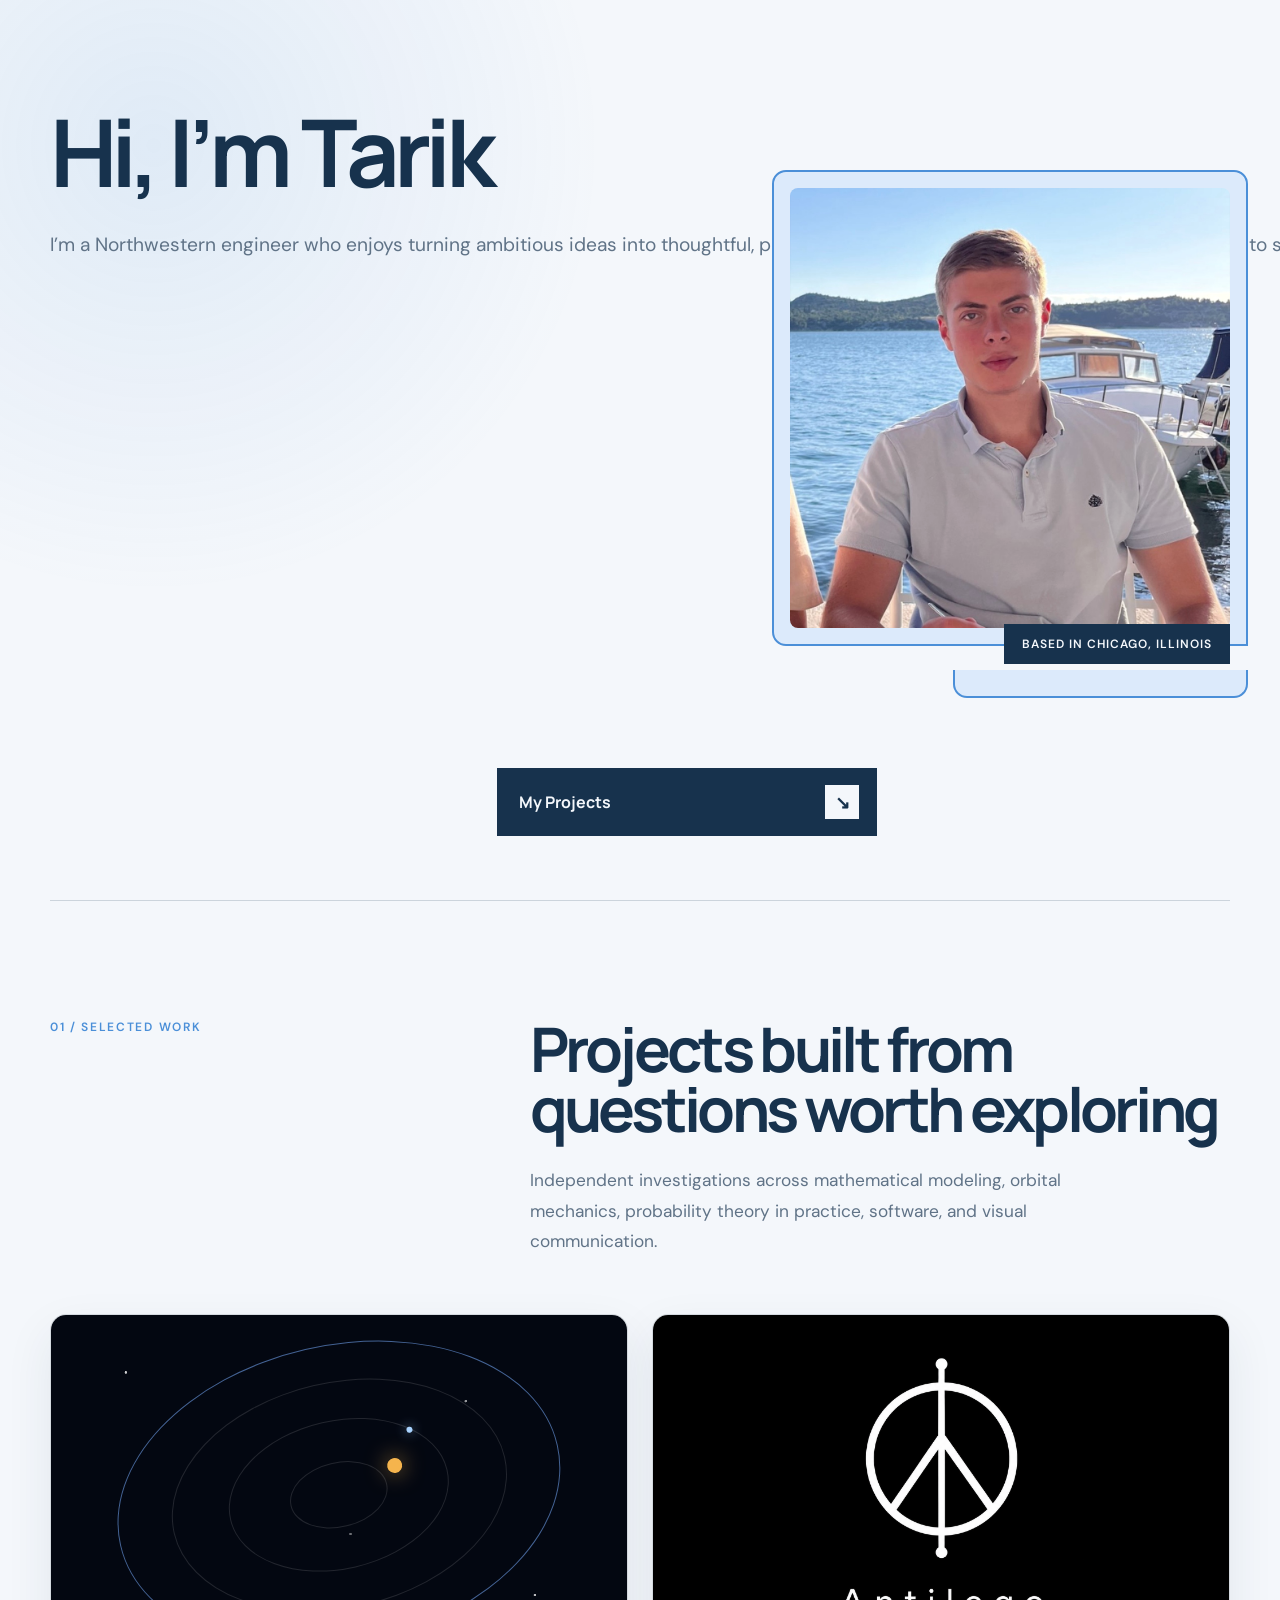
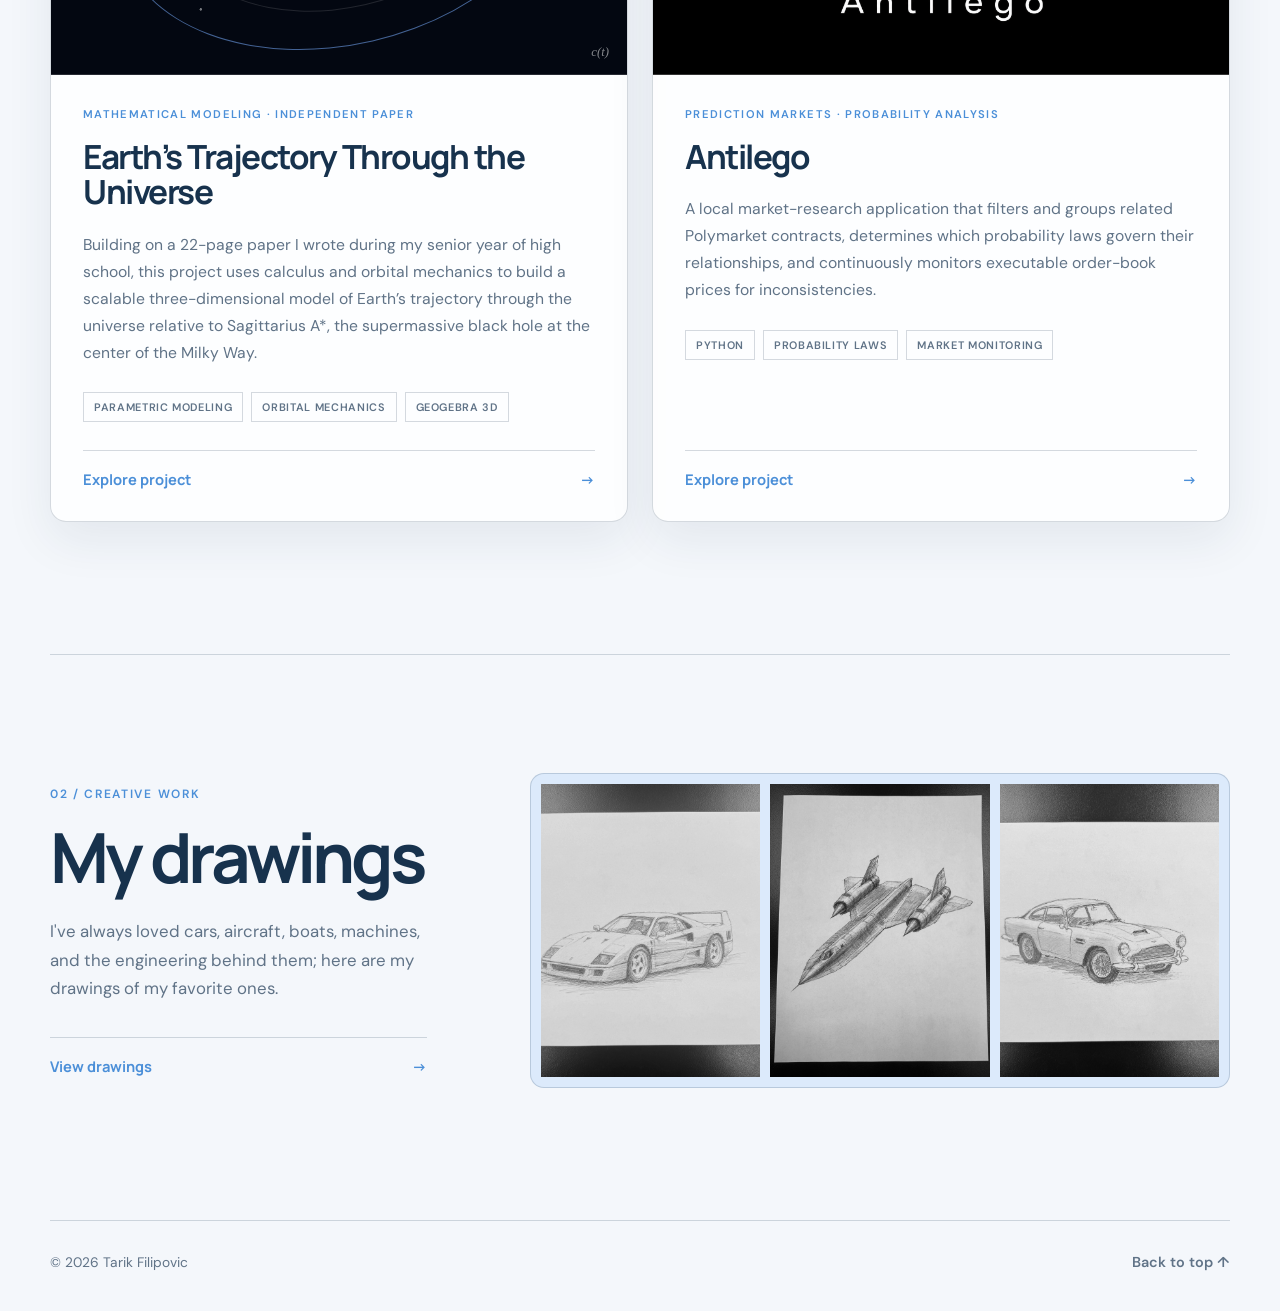
<file: index.html>
<!doctype html>
<html lang="en">
  <head>
    <meta charset="UTF-8" />
    <meta name="viewport" content="width=device-width, initial-scale=1.0" />
    <meta
      name="description"
      content="The personal portfolio of Tarik Filipovic—engineer, builder, and problem solver."
    />
    <title>Tarik Filipovic | Engineer &amp; Builder</title>
    <link rel="preconnect" href="https://fonts.googleapis.com" />
    <link rel="preconnect" href="https://fonts.gstatic.com" crossorigin />
    <link
      href="https://fonts.googleapis.com/css2?family=DM+Sans:wght@400;500;600&amp;family=Manrope:wght@600;700;800&amp;display=swap"
      rel="stylesheet"
    />
    <link rel="stylesheet" href="styles.css" />
  </head>
  <body>
    <main id="top">
      <section class="hero" id="about" aria-labelledby="hero-title">
        <div class="portrait-wrap">
          <div class="portrait-accent" aria-hidden="true"></div>
          <img
            class="portrait"
            src="assets/profile.jpg"
            alt="Portrait of Tarik Filipovic"
            width="1082"
            height="1400"
          />
          <p class="portrait-caption">Based in Chicago, Illinois</p>
        </div>

        <div class="hero-copy">
          <h1 id="hero-title">Hi, I’m Tarik</h1>
          <p class="introduction">
            I’m a Northwestern engineer who enjoys turning ambitious ideas into
            thoughtful, practical and presentable solutions. This site is a home
            to some of the stuff I’ve built, the problems I’m exploring, and the
            work I’m proud to share.
          </p>

          <a class="projects-link" href="#projects">
            <span>My Projects</span>
            <span class="arrow" aria-hidden="true">↘</span>
          </a>
        </div>
      </section>

      <section class="work" id="projects" aria-labelledby="projects-title">
        <div class="work-heading">
          <p class="section-number">01 / Selected work</p>
          <div>
            <h2 id="projects-title">Projects built from questions worth exploring</h2>
            <p>
              Independent investigations across mathematical modeling, orbital
              mechanics, probability theory in practice, software, and visual
              communication.
            </p>
          </div>
        </div>

        <div class="project-grid">
          <article class="project-card">
            <a
              class="project-preview project-space-preview"
              href="trajectory.html"
              aria-label="Explore the Earth’s Trajectory Through the Universe project"
            >
              <span class="mini-orbit" aria-hidden="true"><i></i><i></i><i></i></span>
              <span class="mini-equation" aria-hidden="true">c(t)</span>
            </a>
            <div class="project-copy">
              <p class="project-type">Mathematical modeling · Independent paper</p>
              <h3>Earth’s Trajectory Through the Universe</h3>
              <p>
                Building on a 22-page paper I wrote during my senior year of high
                school, this project uses calculus and orbital mechanics to build a
                scalable three-dimensional model of Earth’s trajectory through the
                universe relative to Sagittarius A*, the supermassive black hole at
                the center of the Milky Way.
              </p>
              <ul class="project-tags" aria-label="Project topics">
                <li>Parametric modeling</li>
                <li>Orbital mechanics</li>
                <li>GeoGebra 3D</li>
              </ul>
              <a class="project-action" href="trajectory.html">Explore project <span aria-hidden="true">→</span></a>
            </div>
          </article>

          <article class="project-card">
            <a
              class="project-preview antilego-preview"
              href="antilego.html"
              aria-label="Explore the Antilego case study"
            >
              <img
                src="assets/projects/antilego-logo-square.png"
                alt="Antilego logo"
                width="1254"
                height="1254"
              />
            </a>
            <div class="project-copy">
              <p class="project-type">Prediction markets · Probability analysis</p>
              <h3>Antilego</h3>
              <p>
                A local market-research application that filters and groups related
                Polymarket contracts, determines which probability laws govern their
                relationships, and continuously monitors executable order-book prices
                for inconsistencies.
              </p>
              <ul class="project-tags" aria-label="Antilego project topics">
                <li>Python</li>
                <li>Probability laws</li>
                <li>Market monitoring</li>
              </ul>
              <a class="project-action" href="antilego.html">Explore project <span aria-hidden="true">→</span></a>
            </div>
          </article>
        </div>
      </section>

      <section class="creative-preview" aria-labelledby="creative-title">
        <div class="creative-preview-copy">
          <p class="section-number">02 / Creative work</p>
          <h2 id="creative-title">My drawings</h2>
          <p>
            I've always loved cars, aircraft, boats, machines, and the engineering
            behind them; here are my drawings of my favorite ones.
          </p>
          <a class="project-action" href="art.html">View drawings <span aria-hidden="true">→</span></a>
        </div>
        <a class="creative-collage" href="art.html" aria-label="View Tarik’s graphite drawings">
          <img src="assets/gallery/ferrarif40.jpg" alt="Graphite drawing of a Ferrari F40" />
          <img src="assets/gallery/sr71blackbird.jpg" alt="Graphite drawing of an SR-71 Blackbird" />
          <img src="assets/gallery/astonmartindb5.jpg" alt="Graphite drawing of an Aston Martin DB5" />
        </a>
      </section>
    </main>

    <footer>
      <p>© 2026 Tarik Filipovic</p>
      <a href="#top">Back to top ↑</a>
    </footer>
  </body>
</html>
</file>
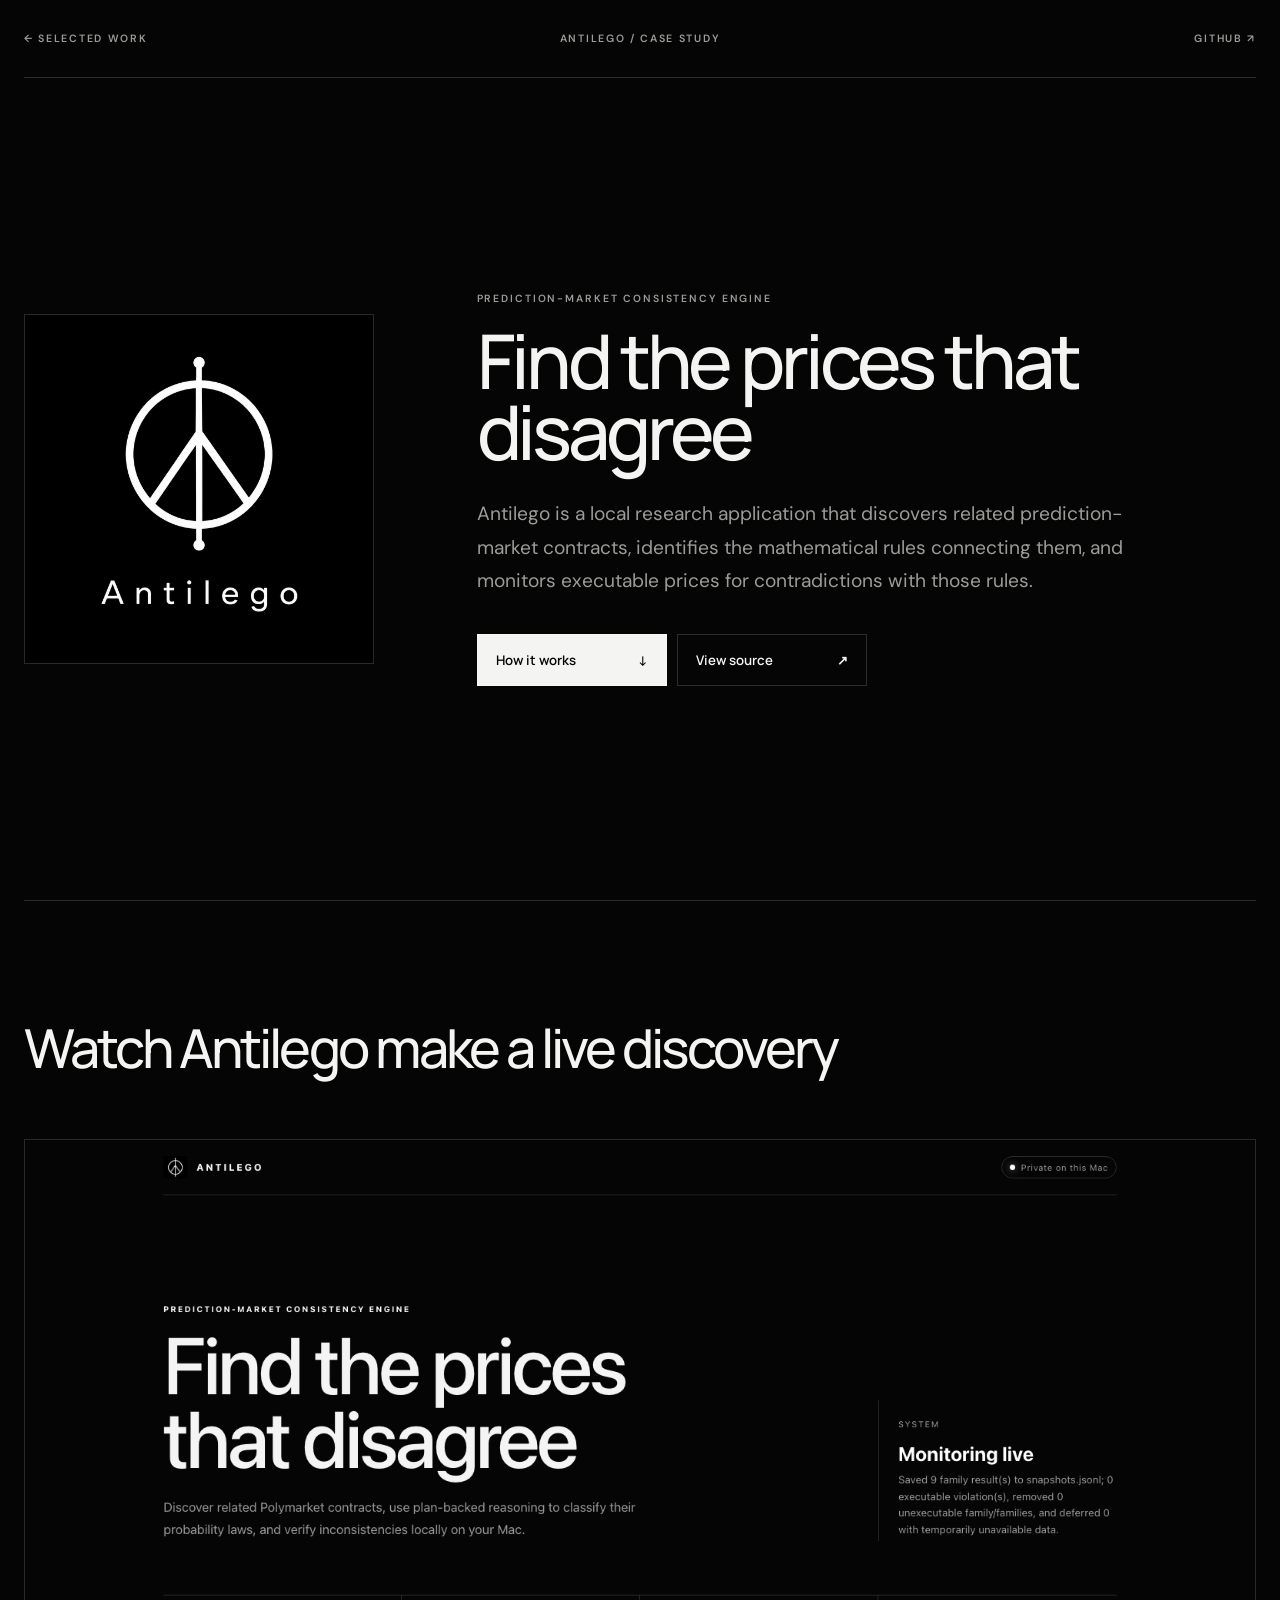
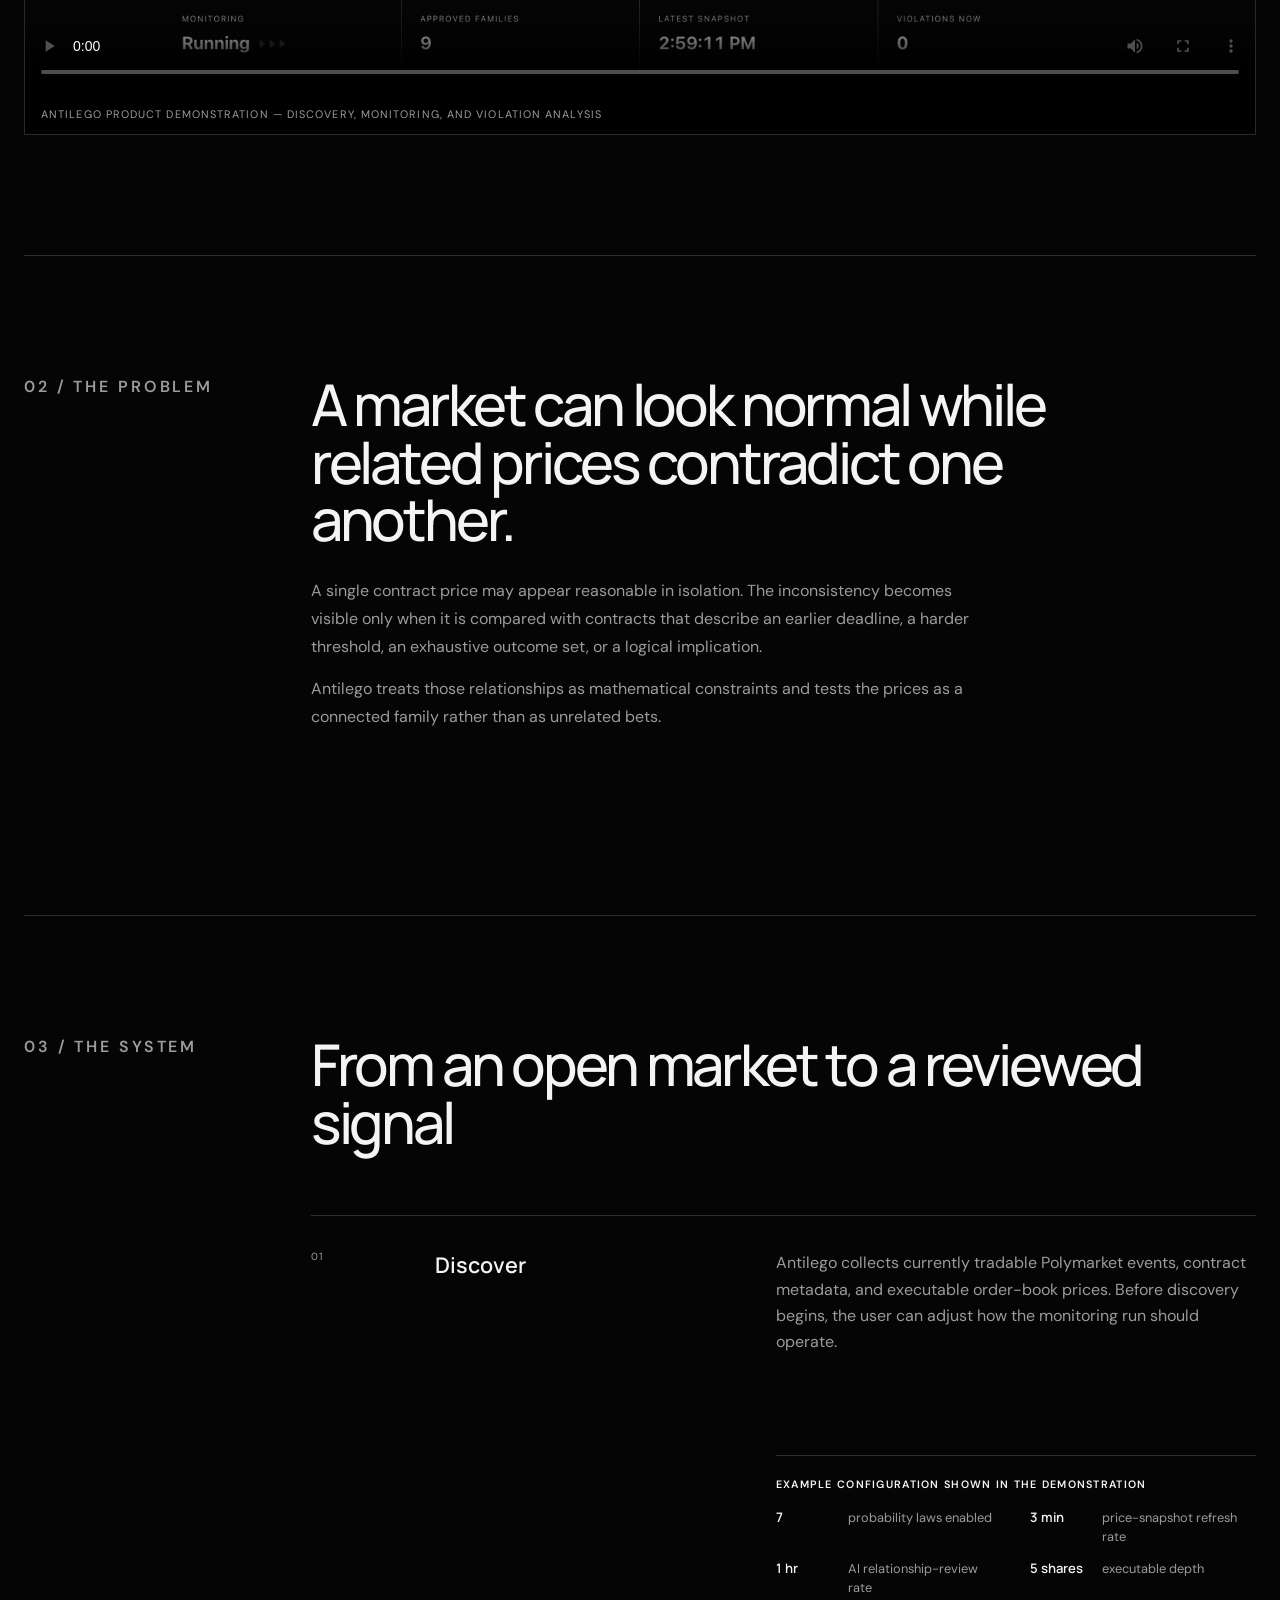
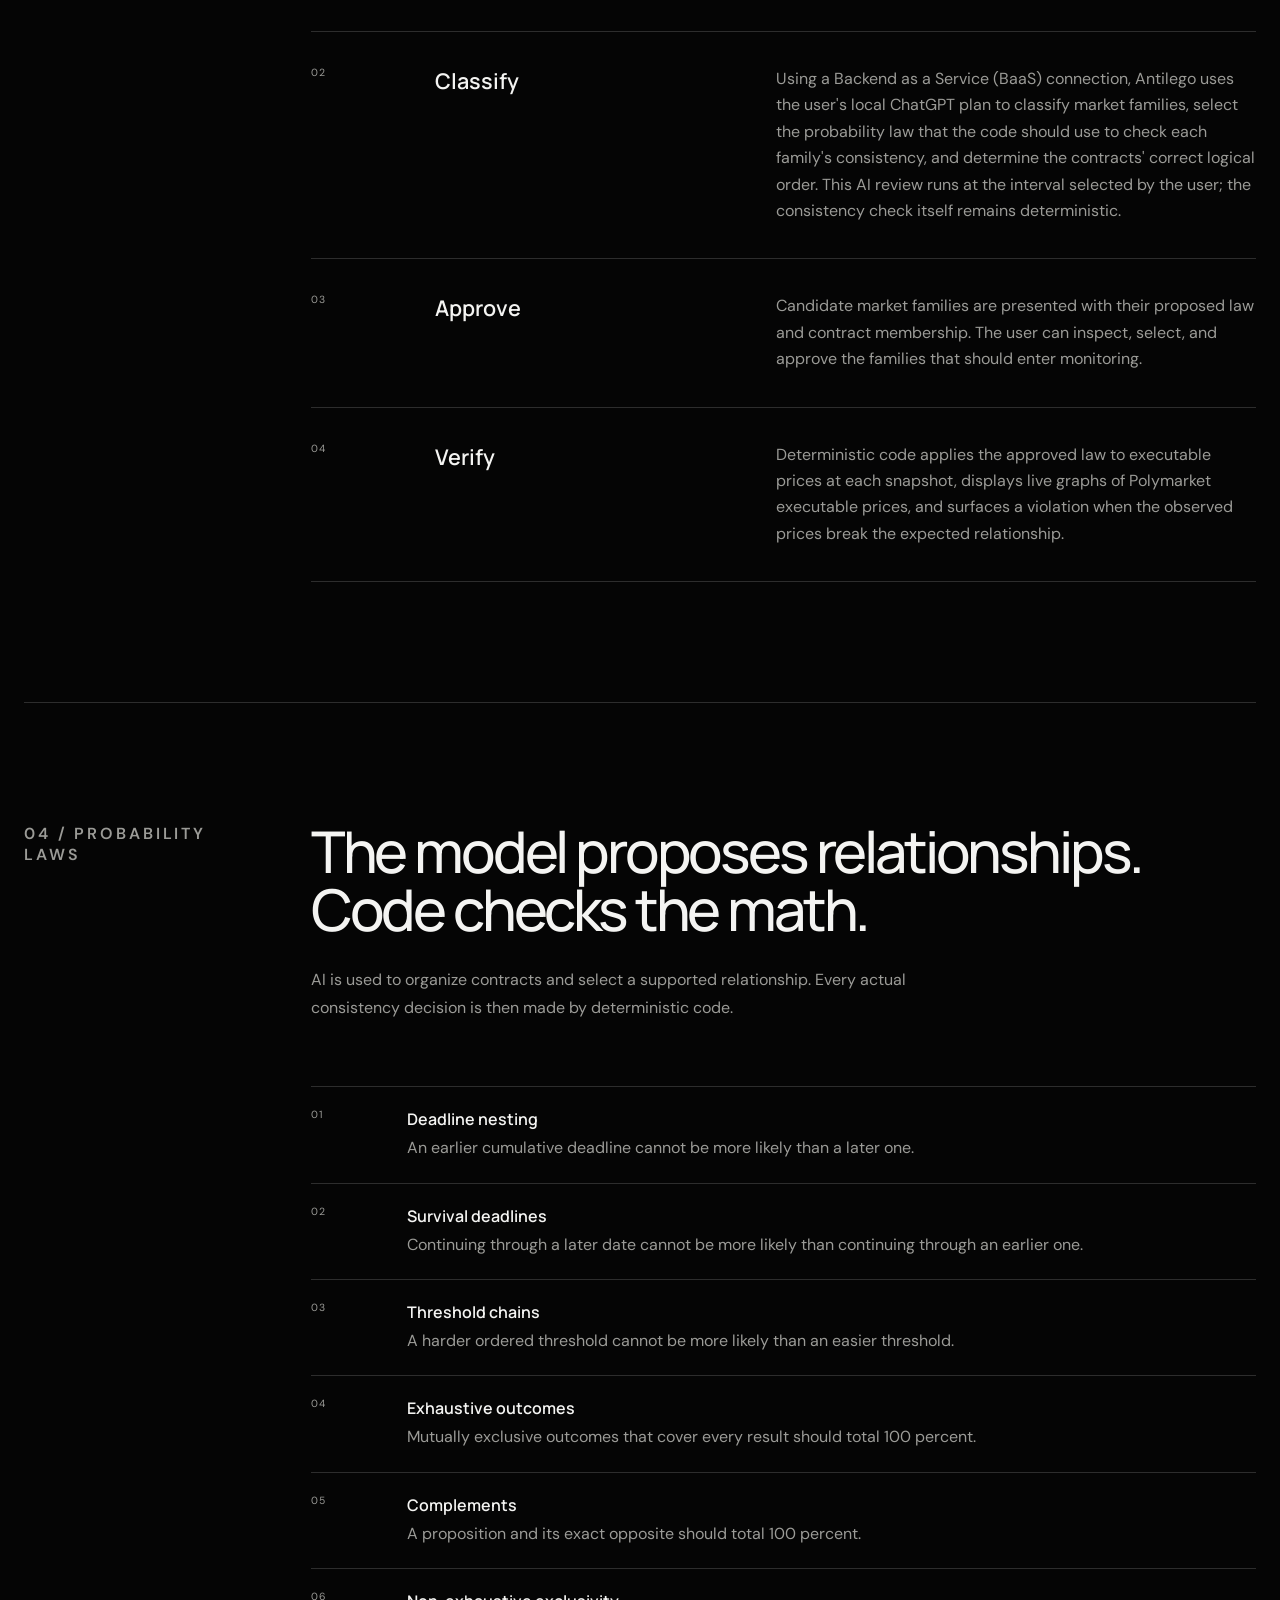
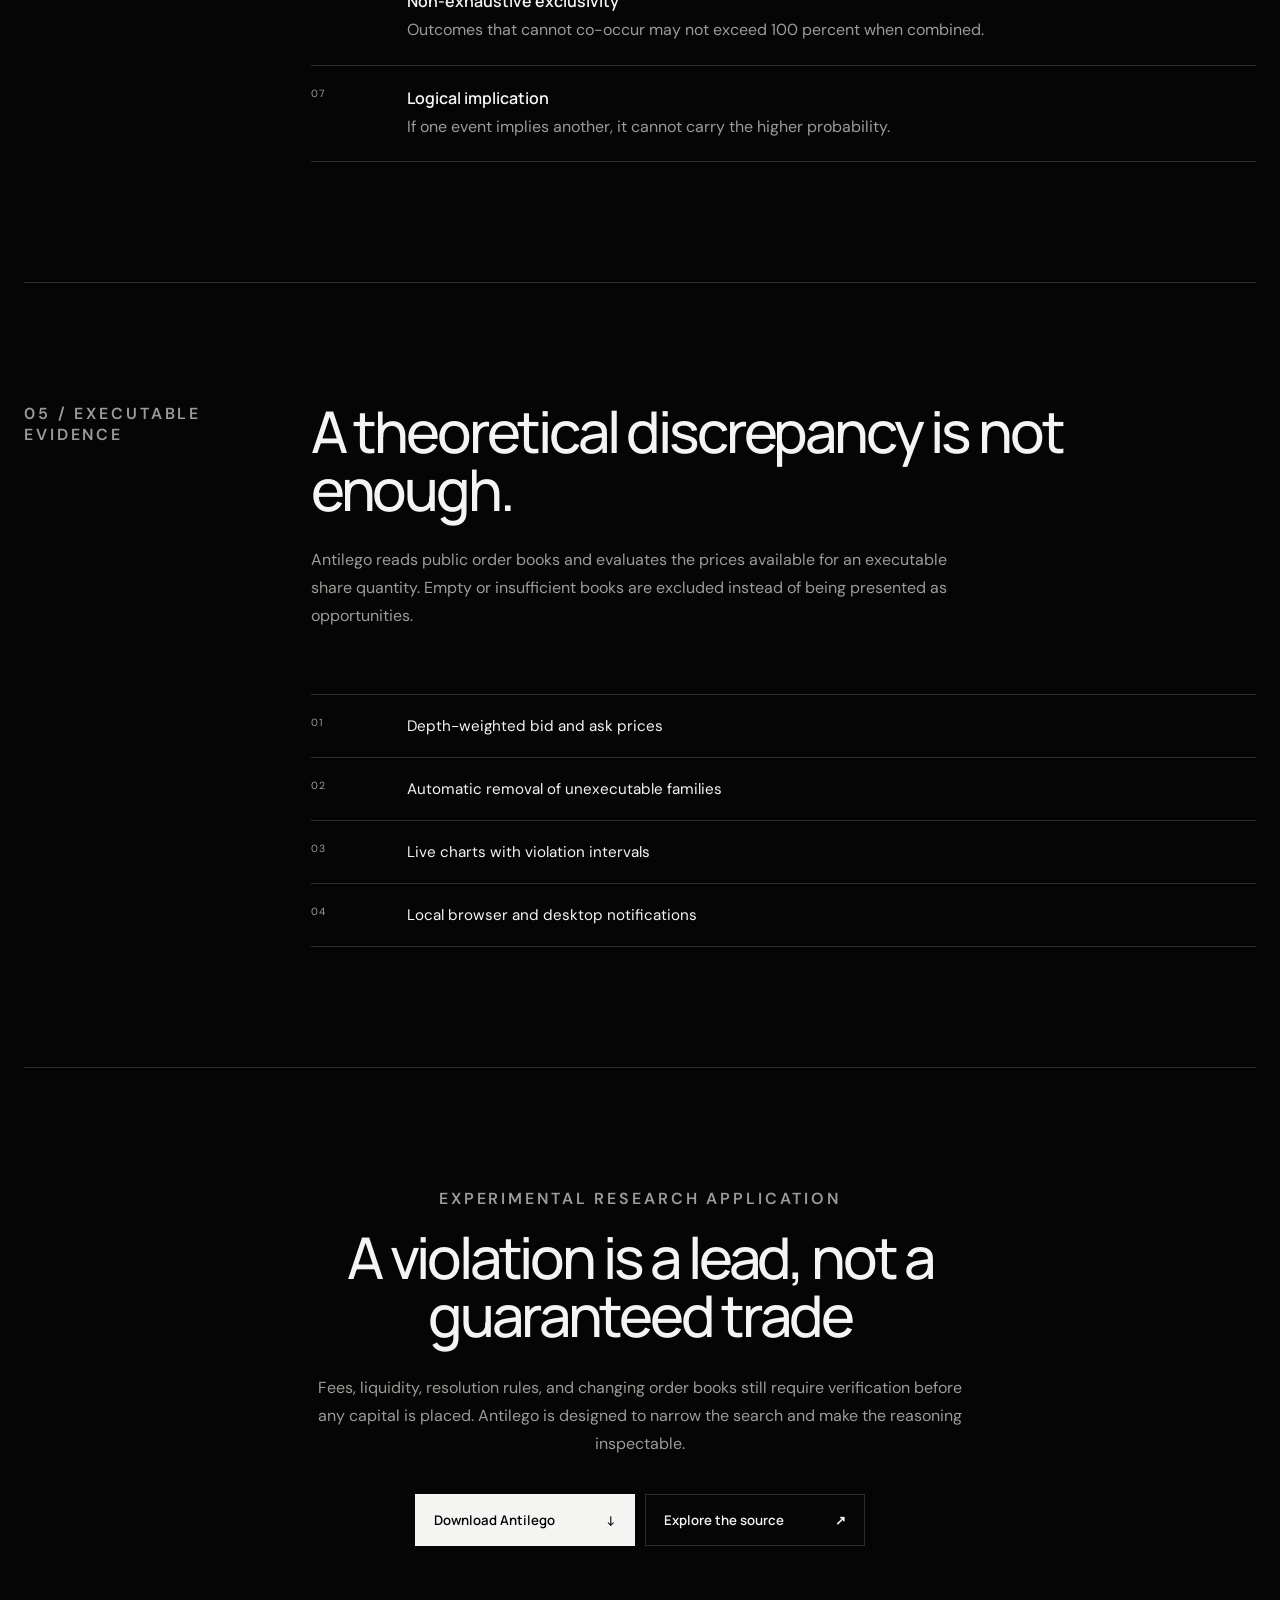
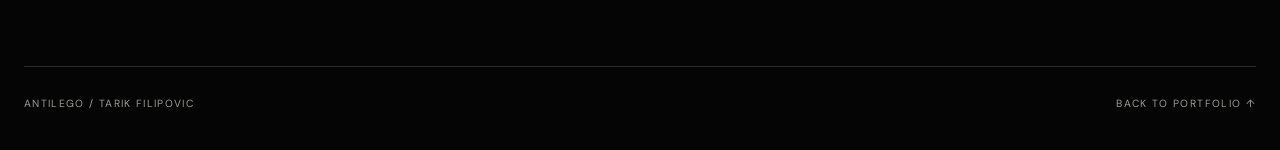
<file: antilego.html>
<!doctype html>
<html lang="en">
  <head>
    <meta charset="UTF-8" />
    <meta name="viewport" content="width=device-width, initial-scale=1.0" />
    <meta
      name="description"
      content="Antilego is a local prediction-market research application that finds probability inconsistencies across related Polymarket contracts."
    />
    <title>Antilego | Tarik Filipovic</title>
    <link rel="preconnect" href="https://fonts.googleapis.com" />
    <link rel="preconnect" href="https://fonts.gstatic.com" crossorigin />
    <link
      href="https://fonts.googleapis.com/css2?family=DM+Sans:wght@400;500;600&amp;family=Manrope:wght@500;600;700&amp;display=swap"
      rel="stylesheet"
    />
    <link rel="stylesheet" href="antilego.css" />
  </head>
  <body>
    <header class="project-header">
      <a href="index.html#projects" aria-label="Back to selected work">← Selected work</a>
      <span>ANTILEGO / CASE STUDY</span>
      <a href="https://github.com/filipovic-tarik/Antilego" target="_blank" rel="noreferrer">GitHub ↗</a>
    </header>

    <main>
      <section class="hero" aria-labelledby="page-title">
        <div class="hero-mark">
          <img src="assets/projects/antilego-logo-square.png" alt="Antilego logo" width="1254" height="1254" />
        </div>
        <div class="hero-copy">
          <p class="eyebrow">Prediction-market consistency engine</p>
          <h1 id="page-title">Find the prices that disagree</h1>
          <p class="hero-intro">
            Antilego is a local research application that discovers related
            prediction-market contracts, identifies the mathematical rules
            connecting them, and monitors executable prices for contradictions with those rules.
          </p>
          <div class="hero-actions">
            <a class="button button-light" href="#system">How it works <span>↓</span></a>
            <a class="button" href="https://github.com/filipovic-tarik/Antilego" target="_blank" rel="noreferrer">View source <span>↗</span></a>
          </div>
        </div>
      </section>

      <section class="dashboard-section" aria-labelledby="dashboard-title">
        <div class="dashboard-heading">
          <h2 id="dashboard-title">Watch Antilego make a live discovery</h2>
        </div>
        <figure class="dashboard-frame">
          <video
            controls
            playsinline
            preload="metadata"
            poster="assets/projects/antilego-dashboard.png"
            aria-label="Antilego product demonstration"
          >
            <source src="assets/projects/antilego-demo.m4v" type="video/mp4" />
            Your browser does not support embedded video.
          </video>
          <figcaption>Antilego product demonstration — discovery, monitoring, and violation analysis</figcaption>
        </figure>
      </section>

      <section class="problem-section" aria-labelledby="problem-title">
        <div class="section-intro">
          <p class="section-label">02 / The problem</p>
          <div class="section-content">
            <h2 id="problem-title">A market can look normal while related prices contradict one another.</h2>
            <p>
              A single contract price may appear reasonable in isolation. The
              inconsistency becomes visible only when it is compared with contracts
              that describe an earlier deadline, a harder threshold, an exhaustive
              outcome set, or a logical implication.
            </p>
            <p>
              Antilego treats those relationships as mathematical constraints and
              tests the prices as a connected family rather than as unrelated bets.
            </p>
          </div>
        </div>
      </section>

      <section class="system-section" id="system" aria-labelledby="system-title">
        <div class="section-intro">
          <p class="section-label">03 / The system</p>
          <div class="section-content">
            <h2 id="system-title">From an open market to a reviewed signal</h2>
          </div>
        </div>
        <ol class="workflow section-detail">
          <li>
            <span>01</span>
            <div class="workflow-copy">
              <h3>Discover</h3>
              <p>
                Antilego collects currently tradable Polymarket events, contract
                metadata, and executable order-book prices. Before discovery begins,
                the user can adjust how the monitoring run should operate.
              </p>
              <div class="settings-example" aria-label="Example monitoring configuration">
                <p>Example configuration shown in the demonstration</p>
                <ul>
                  <li><strong>7</strong><span>probability laws enabled</span></li>
                  <li><strong>3 min</strong><span>price-snapshot refresh rate</span></li>
                  <li><strong>1 hr</strong><span>AI relationship-review rate</span></li>
                  <li><strong>5 shares</strong><span>executable depth</span></li>
                </ul>
              </div>
            </div>
          </li>
          <li>
            <span>02</span>
            <div class="workflow-copy">
              <h3>Classify</h3>
              <p>
                Using a Backend as a Service (BaaS) connection, Antilego uses the
                user's local ChatGPT plan to classify market families, select the
                probability law that the code should use to check each family's
                consistency, and determine the contracts' correct logical order. This
                AI review runs at the interval selected by the user; the consistency
                check itself remains deterministic.
              </p>
            </div>
          </li>
          <li>
            <span>03</span>
            <div class="workflow-copy">
              <h3>Approve</h3>
              <p>
                Candidate market families are presented with their proposed law and
                contract membership. The user can inspect, select, and approve the
                families that should enter monitoring.
              </p>
            </div>
          </li>
          <li>
            <span>04</span>
            <div class="workflow-copy">
              <h3>Verify</h3>
              <p>
                Deterministic code applies the approved law to executable prices at each
                snapshot, displays live graphs of Polymarket executable prices, and
                surfaces a violation when the observed prices break the expected
                relationship.
              </p>
            </div>
          </li>
        </ol>
      </section>

      <section class="laws-section" aria-labelledby="laws-title">
        <div class="section-intro">
          <p class="section-label">04 / Probability laws</p>
          <div class="section-content">
            <h2 id="laws-title">The model proposes relationships. Code checks the math.</h2>
            <p>
              AI is used to organize contracts and select a supported relationship.
              Every actual consistency decision is then made by deterministic code.
            </p>
          </div>
        </div>
        <ul class="laws-list section-detail">
          <li><span>01</span><div><h3>Deadline nesting</h3><p>An earlier cumulative deadline cannot be more likely than a later one.</p></div></li>
          <li><span>02</span><div><h3>Survival deadlines</h3><p>Continuing through a later date cannot be more likely than continuing through an earlier one.</p></div></li>
          <li><span>03</span><div><h3>Threshold chains</h3><p>A harder ordered threshold cannot be more likely than an easier threshold.</p></div></li>
          <li><span>04</span><div><h3>Exhaustive outcomes</h3><p>Mutually exclusive outcomes that cover every result should total 100 percent.</p></div></li>
          <li><span>05</span><div><h3>Complements</h3><p>A proposition and its exact opposite should total 100 percent.</p></div></li>
          <li><span>06</span><div><h3>Non-exhaustive exclusivity</h3><p>Outcomes that cannot co-occur may not exceed 100 percent when combined.</p></div></li>
          <li><span>07</span><div><h3>Logical implication</h3><p>If one event implies another, it cannot carry the higher probability.</p></div></li>
        </ul>
      </section>

      <section class="execution-section" aria-labelledby="execution-title">
        <div class="section-intro">
          <p class="section-label">05 / Executable evidence</p>
          <div class="section-content">
            <h2 id="execution-title">A theoretical discrepancy is not enough.</h2>
            <p>
              Antilego reads public order books and evaluates the prices available for
              an executable share quantity. Empty or insufficient books are excluded
              instead of being presented as opportunities.
            </p>
          </div>
        </div>
        <div class="execution-list section-detail">
          <div><span>01</span><p>Depth-weighted bid and ask prices</p></div>
          <div><span>02</span><p>Automatic removal of unexecutable families</p></div>
          <div><span>03</span><p>Live charts with violation intervals</p></div>
          <div><span>04</span><p>Local browser and desktop notifications</p></div>
        </div>
      </section>

      <section class="closing-section" aria-labelledby="closing-title">
        <p class="section-label">Experimental research application</p>
        <h2 id="closing-title">A violation is a lead, not a guaranteed trade</h2>
        <p>
          Fees, liquidity, resolution rules, and changing order books still require
          verification before any capital is placed. Antilego is designed to narrow
          the search and make the reasoning inspectable.
        </p>
        <div class="hero-actions closing-actions">
          <a
            class="button button-light"
            href="https://github.com/filipovic-tarik/Antilego/releases/download/v1.0.1-mac/Antilego-macOS-arm64.zip"
            aria-label="Download Antilego for Apple silicon Macs"
          >Download Antilego <span>↓</span></a>
          <a class="button" href="https://github.com/filipovic-tarik/Antilego" target="_blank" rel="noreferrer">Explore the source <span>↗</span></a>
        </div>
      </section>
    </main>

    <footer>
      <span>ANTILEGO / TARIK FILIPOVIC</span>
      <a href="index.html#projects">Back to portfolio ↑</a>
    </footer>
  </body>
</html>
</file>
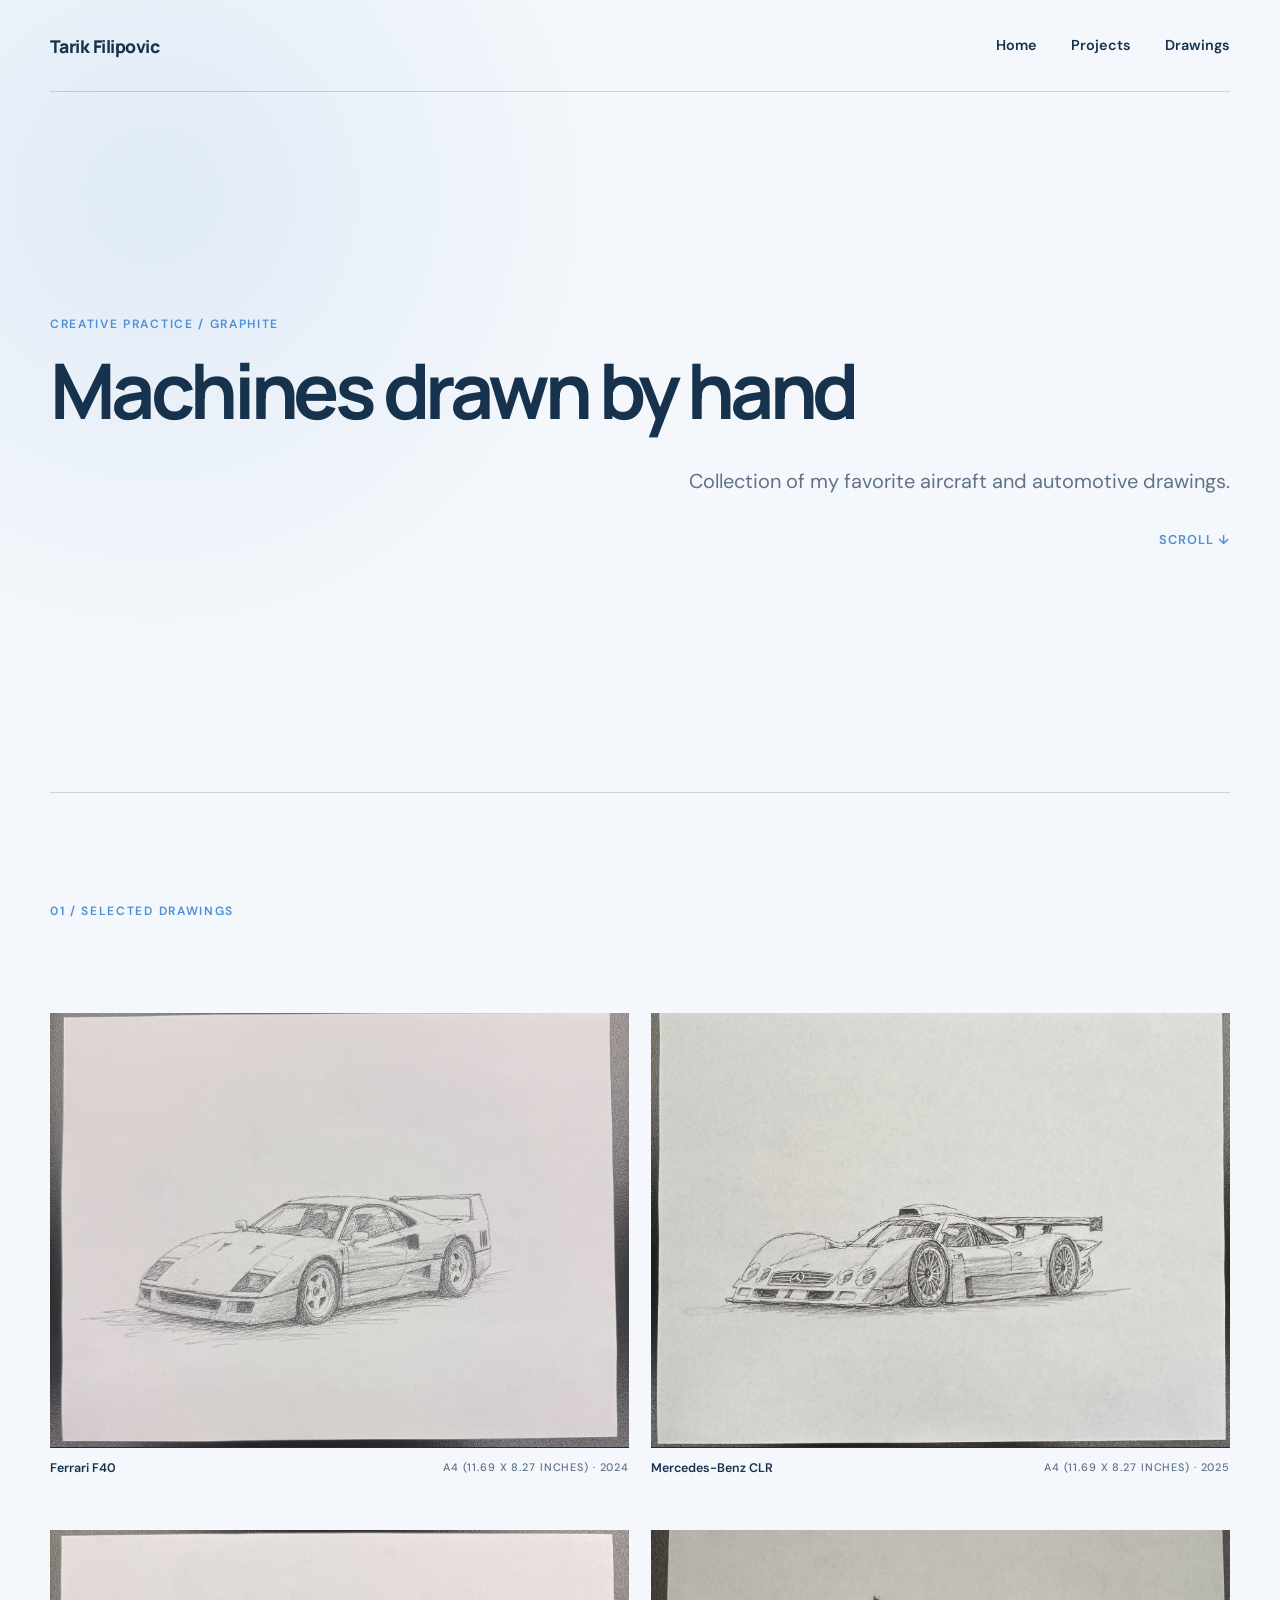
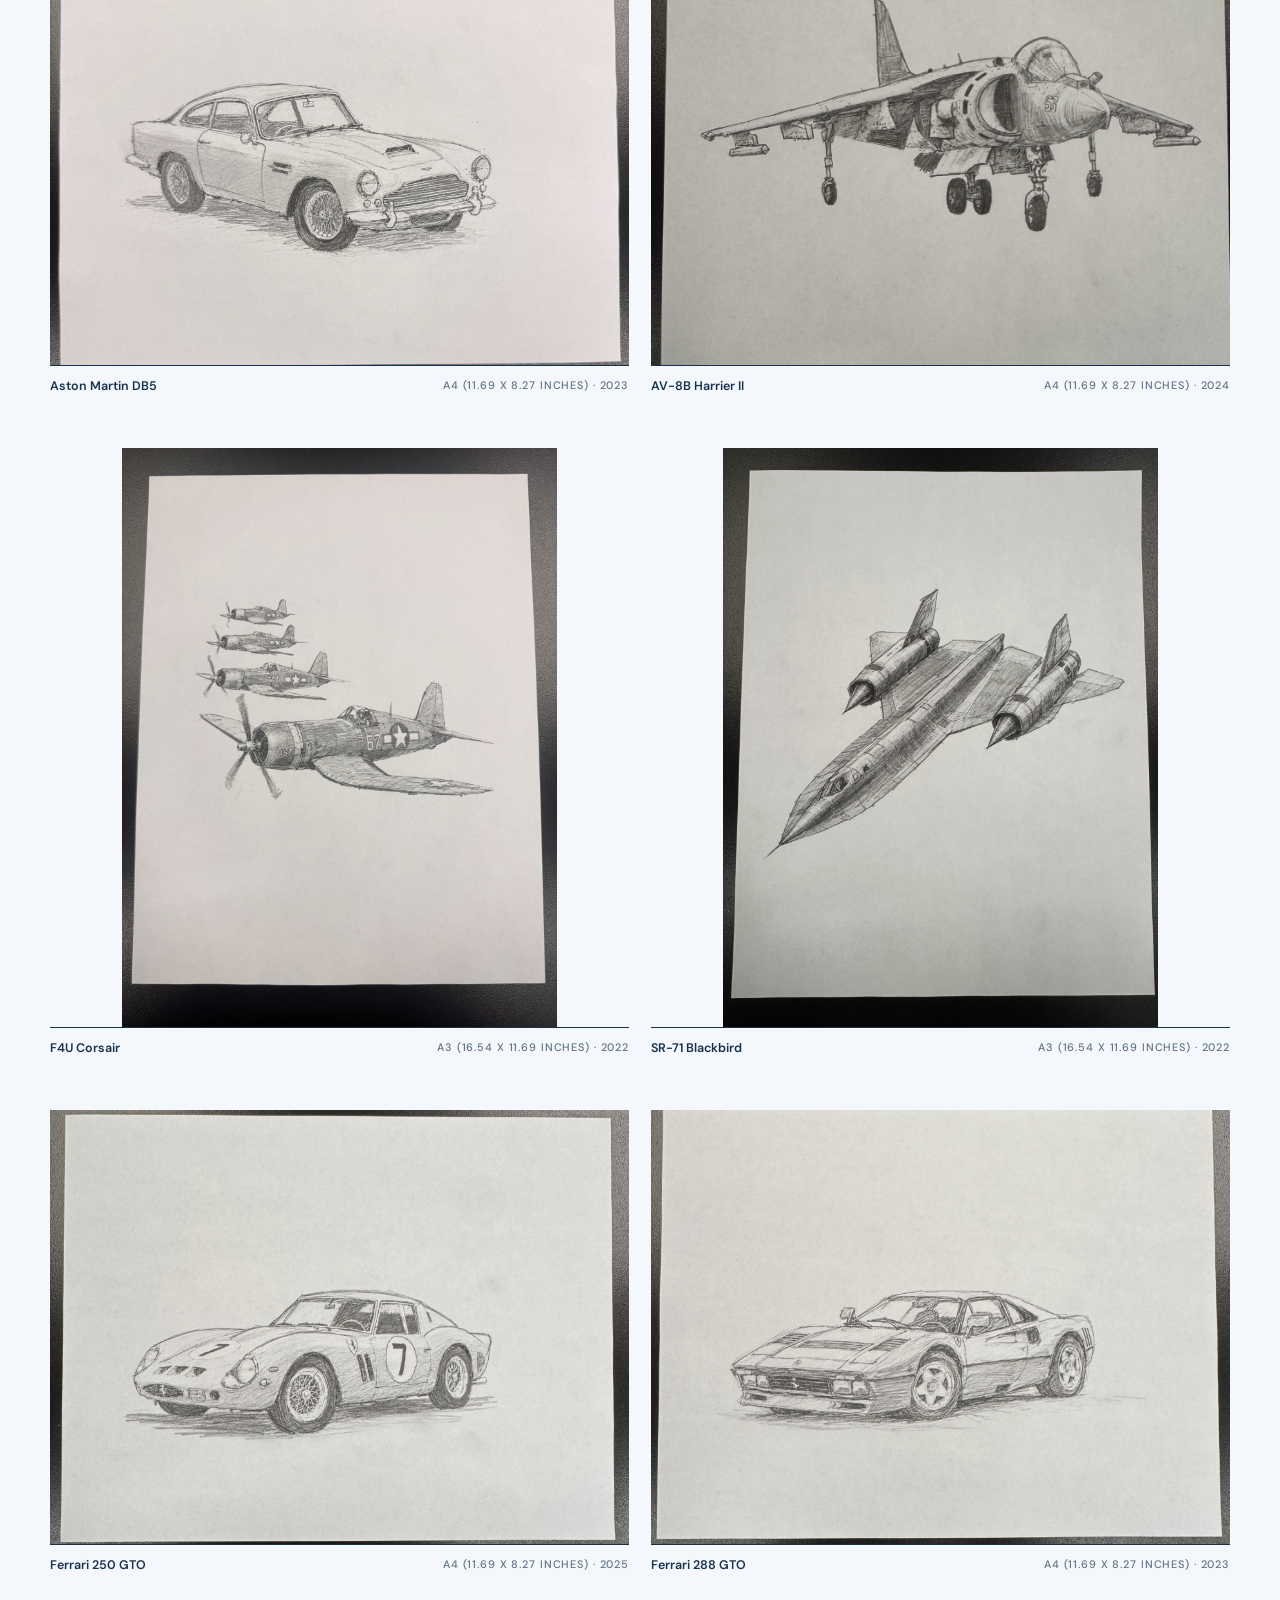
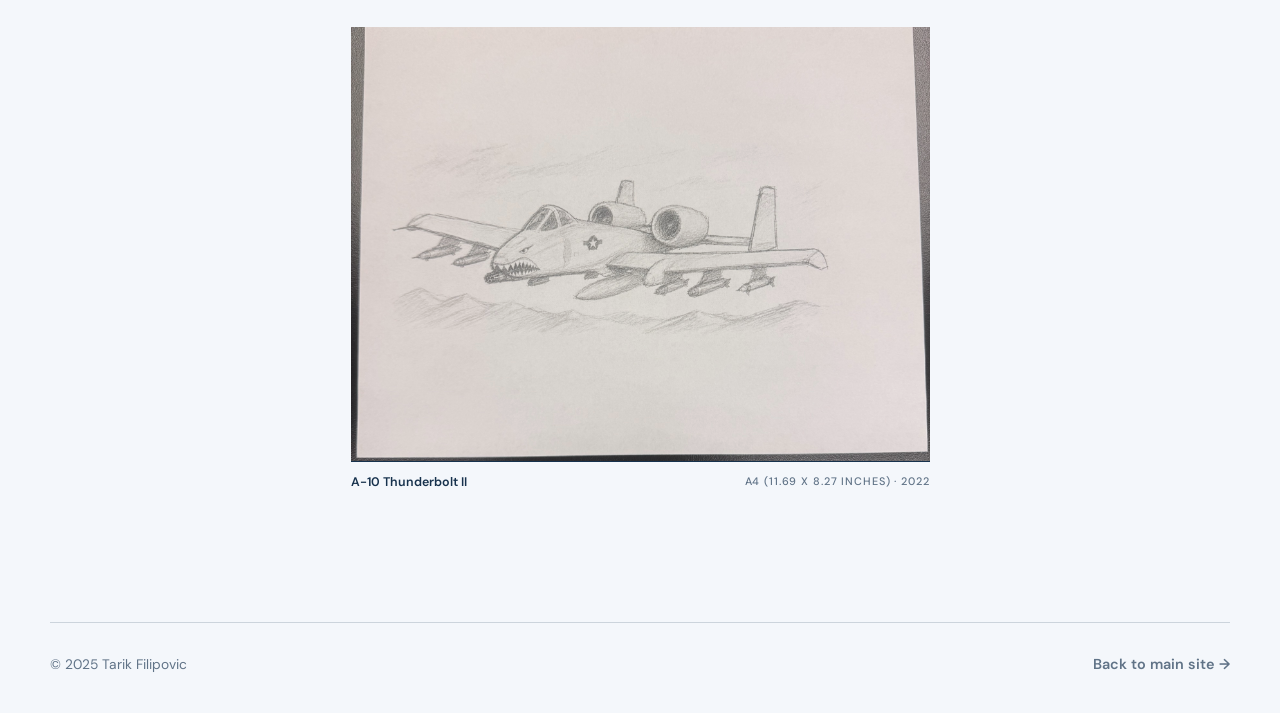
<file: art.html>
<!doctype html>
<html lang="en">
  <head>
    <meta charset="UTF-8" />
    <meta name="viewport" content="width=device-width, initial-scale=1.0" />
    <meta
      name="description"
      content="Graphite aircraft and automotive drawings by Tarik Filipovic."
    />
    <title>Drawings | Tarik Filipovic</title>
    <link rel="preconnect" href="https://fonts.googleapis.com" />
    <link rel="preconnect" href="https://fonts.gstatic.com" crossorigin />
    <link
      href="https://fonts.googleapis.com/css2?family=DM+Sans:wght@400;500;600&amp;family=Manrope:wght@600;700;800&amp;display=swap"
      rel="stylesheet"
    />
    <link rel="stylesheet" href="styles.css" />
  </head>
  <body class="art-page">
    <header class="site-header">
      <a class="wordmark" href="index.html" aria-label="Tarik Filipovic, home">
        Tarik Filipovic
      </a>

      <nav aria-label="Main navigation">
        <a href="index.html">Home</a>
        <a href="index.html#projects">Projects</a>
        <a href="#gallery" aria-current="page">Drawings</a>
      </nav>
    </header>

    <main>
      <section class="art-intro" aria-labelledby="art-title">
        <p class="section-number">Creative practice / Graphite</p>
        <h1 id="art-title">Machines drawn by hand</h1>
        <p>
          Collection of my favorite aircraft and automotive drawings.
        </p>
        <a class="art-scroll" href="#gallery">Scroll ↓</a>
      </section>

      <section class="creative art-collection" id="gallery" aria-label="Selected drawings">
        <div class="creative-heading">
          <p class="section-number">01 / Selected drawings</p>
        </div>

        <div class="art-gallery">
          <figure class="art-card art-card--landscape">
            <a href="assets/gallery/ferrarif40.jpg" target="_blank" rel="noreferrer">
              <img src="assets/gallery/ferrarif40.jpg" alt="Graphite drawing of a Ferrari F40" width="1800" height="1668" loading="lazy" decoding="async" />
            </a>
            <figcaption><span>Ferrari F40</span><span>A4 (11.69 x 8.27 inches) · 2024</span></figcaption>
          </figure>

          <figure class="art-card art-card--landscape">
            <a href="assets/gallery/mercedesclr.jpg" target="_blank" rel="noreferrer">
              <img src="assets/gallery/mercedesclr.jpg" alt="Graphite drawing of a Mercedes-Benz CLR race car" width="1787" height="1800" loading="lazy" decoding="async" />
            </a>
            <figcaption><span>Mercedes-Benz CLR</span><span>A4 (11.69 x 8.27 inches) · 2025</span></figcaption>
          </figure>

          <figure class="art-card art-card--landscape">
            <a href="assets/gallery/astonmartindb5.jpg" target="_blank" rel="noreferrer">
              <img src="assets/gallery/astonmartindb5.jpg" alt="Graphite drawing of an Aston Martin DB5" width="1800" height="1797" loading="lazy" decoding="async" />
            </a>
            <figcaption><span>Aston Martin DB5</span><span>A4 (11.69 x 8.27 inches) · 2023</span></figcaption>
          </figure>

          <figure class="art-card art-card--landscape">
            <a href="assets/gallery/av8bharrier2.jpg" target="_blank" rel="noreferrer">
              <img src="assets/gallery/av8bharrier2.jpg" alt="Graphite drawing of an AV-8B Harrier II aircraft" width="1800" height="1350" loading="lazy" decoding="async" />
            </a>
            <figcaption><span>AV-8B Harrier II</span><span>A4 (11.69 x 8.27 inches) · 2024</span></figcaption>
          </figure>

          <figure class="art-card art-card--portrait">
            <a href="assets/gallery/f4ucorsair.jpg" target="_blank" rel="noreferrer">
              <img src="assets/gallery/f4ucorsair.jpg" alt="Graphite drawing of an F4U Corsair aircraft" width="1271" height="1800" loading="lazy" decoding="async" />
            </a>
            <figcaption><span>F4U Corsair</span><span>A3 (16.54 x 11.69 inches) · 2022</span></figcaption>
          </figure>

          <figure class="art-card art-card--portrait">
            <a href="assets/gallery/sr71blackbird.jpg" target="_blank" rel="noreferrer">
              <img src="assets/gallery/sr71blackbird.jpg" alt="Graphite drawing of an SR-71 Blackbird aircraft" width="1350" height="1800" loading="lazy" decoding="async" />
            </a>
            <figcaption><span>SR-71 Blackbird</span><span>A3 (16.54 x 11.69 inches) · 2022</span></figcaption>
          </figure>

          <figure class="art-card art-card--landscape">
            <a href="assets/gallery/ferrari250gto.jpg" target="_blank" rel="noreferrer">
              <img src="assets/gallery/ferrari250gto.jpg" alt="Graphite drawing of a Ferrari 250 GTO" width="1800" height="1654" loading="lazy" decoding="async" />
            </a>
            <figcaption><span>Ferrari 250 GTO</span><span>A4 (11.69 x 8.27 inches) · 2025</span></figcaption>
          </figure>

          <figure class="art-card art-card--landscape">
            <a href="assets/gallery/ferrari288gto.jpg" target="_blank" rel="noreferrer">
              <img src="assets/gallery/ferrari288gto.jpg" alt="Graphite drawing of a Ferrari 288 GTO" width="1800" height="1790" loading="lazy" decoding="async" />
            </a>
            <figcaption><span>Ferrari 288 GTO</span><span>A4 (11.69 x 8.27 inches) · 2023</span></figcaption>
          </figure>

          <figure class="art-card art-card--landscape art-card--solo">
            <a href="assets/gallery/a10thunderbolt2.jpg" target="_blank" rel="noreferrer">
              <img src="assets/gallery/a10thunderbolt2.jpg" alt="Graphite drawing of an A-10 Thunderbolt II aircraft" width="1800" height="1539" loading="lazy" decoding="async" />
            </a>
            <figcaption><span>A-10 Thunderbolt II</span><span>A4 (11.69 x 8.27 inches) · 2022</span></figcaption>
          </figure>

        </div>
      </section>
    </main>

    <footer>
      <p>© 2025 Tarik Filipovic</p>
      <a href="index.html">Back to main site →</a>
    </footer>
  </body>
</html>
</file>
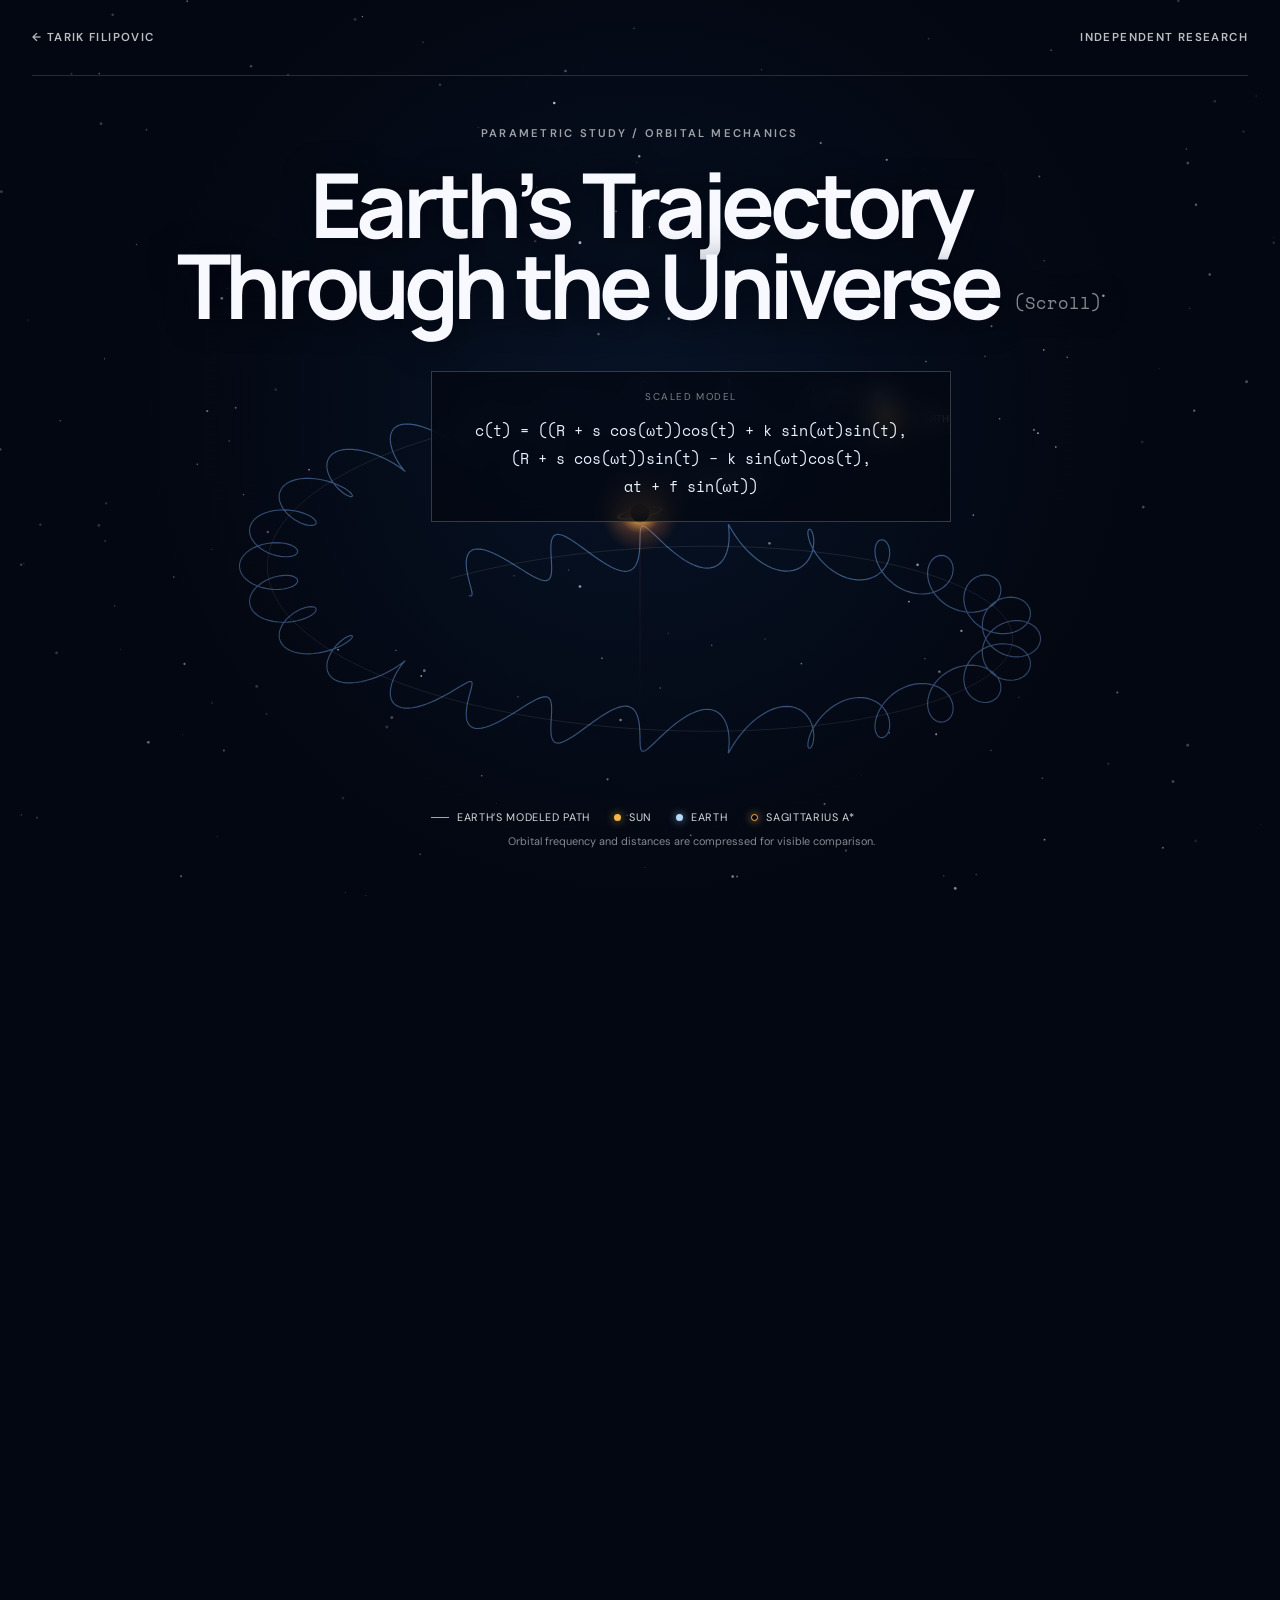
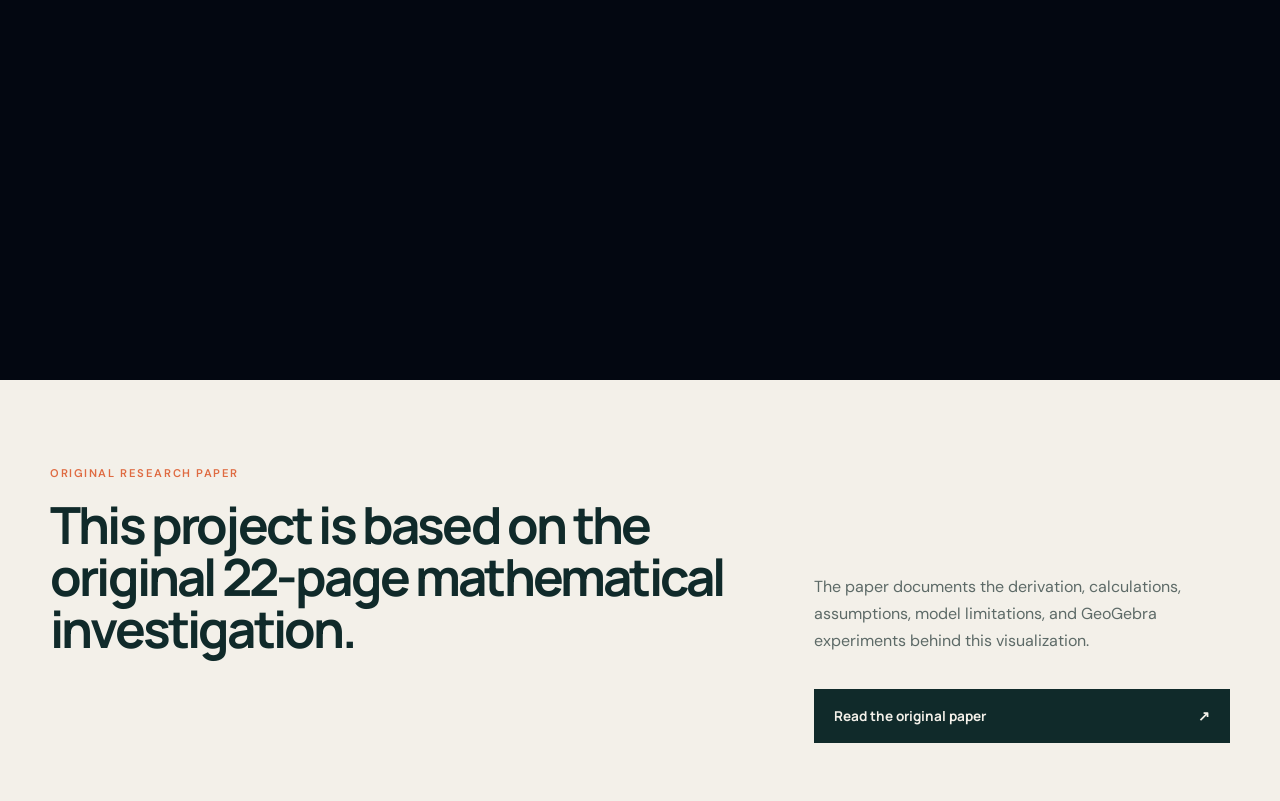
<file: trajectory.html>
<!doctype html>
<html lang="en">
  <head>
    <meta charset="UTF-8" />
    <meta name="viewport" content="width=device-width, initial-scale=1.0" />
    <meta
      name="description"
      content="A visual parametric model of Earth’s trajectory through nested orbital systems."
    />
    <meta name="theme-color" content="#030711" />
    <title>Earth’s Trajectory Through the Universe | Tarik Filipovic</title>
    <link rel="preconnect" href="https://fonts.googleapis.com" />
    <link rel="preconnect" href="https://fonts.gstatic.com" crossorigin />
    <link
      href="https://fonts.googleapis.com/css2?family=DM+Sans:wght@400;500;600&amp;family=Manrope:wght@600;700;800&amp;family=Space+Mono:wght@400;700&amp;display=swap"
      rel="stylesheet"
    />
    <link rel="stylesheet" href="trajectory.css?v=20261008-5" />
    <script src="trajectory.js?v=20261028-1" defer></script>
  </head>
  <body>
    <header class="trajectory-header">
      <a href="index.html#projects" aria-label="Back to Tarik Filipovic’s projects">← Tarik Filipovic</a>
      <span>Independent research</span>
    </header>

    <main>
      <section class="space-hero" aria-labelledby="trajectory-title">
        <div class="space-sticky">
          <canvas id="trajectory-canvas" aria-hidden="true"></canvas>
          <div class="space-vignette" aria-hidden="true"></div>

          <p class="model-context-note">
            Visual scaling and transformations have been applied to make each feature - and the
            behavior of the function - easier to understand. To see the calculated model and the
            resulting shape of Earth’s trajectory in reality,
            <a href="assets/projects/earths-trajectory-through-the-universe.pdf#page=21" target="_blank" rel="noreferrer">click here</a>
            to open page 21 of the paper.
          </p>

          <div class="trajectory-content">
            <div class="trajectory-heading">
              <p class="trajectory-kicker">Parametric study / Orbital mechanics</p>
              <h1 id="trajectory-title">
                Earth’s Trajectory<br />Through the Universe
                <span class="scroll-prompt">(Scroll)</span>
              </h1>
            </div>

            <div class="model-details">
              <div class="equation-panel" aria-label="Parametric trajectory function">
                <span>Scaled model</span>
                <code>
                  c(t) = ((R + s cos(ωt))cos(t) + k sin(ωt)sin(t),<br />
                  (R + s cos(ωt))sin(t) − k sin(ωt)cos(t),<br />
                  at + f sin(ωt))
                </code>
              </div>

              <div class="parameter-panel">
                <table>
                  <caption>Model parameters</caption>
                  <thead>
                    <tr><th>Symbol</th><th>Quantity</th><th>Value</th></tr>
                  </thead>
                  <tbody>
                    <tr class="interactive-parameter">
                      <td>R</td>
                      <td>Galactic orbit radius</td>
                      <td>
                        <button class="parameter-view-trigger radius-focus-trigger" type="button" aria-controls="radius-focus-copy">
                          2.5 × 10²⁰ m <span>View</span>
                        </button>
                      </td>
                    </tr>
                    <tr><td>s</td><td>Ecliptic semi-major axis</td><td>1.49597888 × 10¹¹ m</td></tr>
                    <tr class="interactive-parameter">
                      <td>↔</td>
                      <td>Periapsis / apoapsis</td>
                      <td>
                        <button class="parameter-view-trigger apsis-focus-trigger" type="button" aria-controls="apsis-focus-copy">
                          <span class="apsis-values">1.47098074 / 1.52097701 × 10¹¹ m</span>
                          <span>View</span>
                        </button>
                      </td>
                    </tr>
                    <tr><td>k</td><td>Ecliptic tilt shift</td><td>7.410922 × 10¹⁰ m</td></tr>
                    <tr class="interactive-parameter">
                      <td>ω</td>
                      <td>Earth orbits per galactic revolution</td>
                      <td>
                        <button class="parameter-view-trigger orbit-count-trigger" type="button" aria-label="View one Galactic revolution of Earth’s modeled path">
                          240,000,000 <span>View</span>
                        </button>
                      </td>
                    </tr>
                    <tr><td>a</td><td>Reference-frame translation</td><td>Adjustable</td></tr>
                    <tr><td>f</td><td>Vertical orbital stretch</td><td>1.299273 × 10¹¹ m</td></tr>
                    <tr class="interactive-parameter">
                      <td>∠</td>
                      <td>Sun/Earth orbital-plane angle</td>
                      <td>
                        <button class="parameter-view-trigger plane-focus-trigger" type="button" aria-controls="plane-focus-copy">
                          60.3° <span>View</span>
                        </button>
                      </td>
                    </tr>
                  </tbody>
                </table>
                <p>(All values based on recent data from NASA.)</p>
              </div>
            </div>

            <div class="model-meta">
              <div class="model-key" aria-label="Visualization legend">
                <span><i class="path-key"></i> Earth’s modeled path</span>
                <span><i class="sun-key"></i> Sun</span>
                <span><i class="earth-key"></i> Earth</span>
                <span><i class="black-hole-key"></i> Sagittarius A*</span>
              </div>
              <p class="scale-note">Orbital frequency and distances are compressed for visible comparison.</p>
            </div>
          </div>

          <aside class="plane-focus-copy orbital-plane-copy" id="plane-focus-copy" aria-hidden="true">
            <p class="plane-focus-kicker">Orbital-plane close-up · 60.3°</p>
            <h2>The ecliptic and Galactic planes</h2>
            <p>
              The amber Galactic plane is the imaginary plane enclosed by the Sun’s orbit around
              the Milky Way. The blue ecliptic plane is enclosed by Earth’s orbit around the Sun.
              They intersect at 60.3° - not at the perpendicular 90° angle that might seem intuitive.
              The model therefore tilts the initially upright Earth-orbit loop by the complementary
              29.7°.
            </p>
            <button class="plane-focus-back orbital-plane-back" type="button">← Back to the full path</button>
          </aside>

          <aside class="plane-focus-copy radius-focus-copy" id="radius-focus-copy" aria-hidden="true">
            <p class="plane-focus-kicker">Galactic orbit radius · R</p>
            <h2>26,000 light-years from the Galactic center</h2>
            <p>
              The white radius joins Sagittarius A* at the center of the Milky Way to the Sun’s
              current position. In the model, this distance is approximately 2.5 × 10²⁰ meters.
            </p>
            <button class="plane-focus-back radius-focus-back" type="button">← Back to the full path</button>
          </aside>

          <aside class="plane-focus-copy apsis-focus-copy" id="apsis-focus-copy" aria-hidden="true">
            <p class="plane-focus-kicker">Earth’s orbital extremes</p>
            <h2>Periapsis and apoapsis</h2>
            <p>
              Periapsis is Earth’s nearest point to the Sun, at 1.47098074 × 10¹¹ meters.
              Apoapsis is its farthest point, at 1.52097701 × 10¹¹ meters. The small difference
              between them gives Earth’s orbit its slight eccentricity.
            </p>
            <button class="plane-focus-back apsis-focus-back" type="button">← Back to the full path</button>
          </aside>
        </div>
      </section>

      <footer class="paper-footer">
        <div class="paper-footer-heading">
          <p>Original research paper</p>
          <h2>This project is based on the original 22-page mathematical investigation.</h2>
        </div>
        <p class="paper-footer-copy">
          The paper documents the derivation, calculations, assumptions, model
          limitations, and GeoGebra experiments behind this visualization.
        </p>
        <a href="assets/projects/earths-trajectory-through-the-universe.pdf" target="_blank" rel="noreferrer">
          Read the original paper <span aria-hidden="true">↗</span>
        </a>
      </footer>
    </main>
  </body>
</html>
</file>
<file: styles.css>
:root {
  --ink: #17324d;
  --muted: #607387;
  --paper: #f4f7fb;
  --paper-deep: #e4edf7;
  --surface: #ffffff;
  --accent: #4b8fd8;
  --accent-soft: #dceafb;
  --line: rgba(23, 50, 77, 0.18);
}

* {
  box-sizing: border-box;
}

html {
  scroll-behavior: smooth;
}

body {
  margin: 0;
  color: var(--ink);
  background:
    radial-gradient(circle at 12% 5%, rgba(75, 143, 216, 0.12), transparent 28rem),
    var(--paper);
  font-family: "DM Sans", sans-serif;
  -webkit-font-smoothing: antialiased;
}

a {
  color: inherit;
}

.site-header,
main,
footer {
  width: min(1180px, calc(100% - 64px));
  margin-inline: auto;
}

.site-header {
  min-height: 92px;
  display: flex;
  align-items: center;
  justify-content: space-between;
  border-bottom: 1px solid var(--line);
}

.wordmark {
  font-family: "Manrope", sans-serif;
  font-size: 1.1rem;
  font-weight: 800;
  text-decoration: none;
  letter-spacing: -0.03em;
}

.wordmark span {
  color: var(--accent);
}

nav {
  display: flex;
  gap: 34px;
}

nav a,
footer a {
  font-size: 0.9rem;
  font-weight: 600;
  text-decoration: none;
}

nav a {
  padding-block: 8px;
  border-bottom: 1px solid transparent;
}

nav a:hover,
nav a:focus-visible {
  border-color: currentColor;
}

.hero {
  position: relative;
  min-height: 100vh;
  display: grid;
  grid-template-columns: minmax(0, 1.25fr) minmax(380px, 0.85fr);
  align-items: center;
  gap: clamp(58px, 6vw, 92px);
  padding: 72px 0 112px;
}

.portrait-wrap {
  position: relative;
  grid-column: 2;
  grid-row: 1;
  width: 100%;
  max-width: 440px;
  justify-self: end;
  margin-bottom: 44px;
}

.portrait-accent {
  position: absolute;
  inset: -18px;
  border: 2px solid var(--accent);
  border-radius: 14px 14px 0 14px;
  background: var(--accent-soft);
}

.portrait-wrap::after {
  position: absolute;
  z-index: 0;
  right: -18px;
  bottom: -70px;
  left: 37%;
  height: 26px;
  border-right: 2px solid var(--accent);
  border-bottom: 2px solid var(--accent);
  border-left: 2px solid var(--accent);
  border-radius: 0 0 14px 14px;
  background: var(--accent-soft);
  content: "";
}

.portrait {
  position: relative;
  z-index: 1;
  display: block;
  width: 100%;
  height: auto;
  aspect-ratio: 1;
  object-fit: cover;
  object-position: center 34%;
  border-radius: 8px;
  filter: saturate(0.84) contrast(1.03);
}

.portrait-caption {
  position: absolute;
  right: 0;
  bottom: -36px;
  z-index: 2;
  width: max-content;
  margin: 0;
  padding: 12px 18px;
  color: var(--paper);
  background: var(--ink);
  font-size: 0.75rem;
  font-weight: 600;
  letter-spacing: 0.08em;
  text-transform: uppercase;
}

.eyebrow,
.section-number {
  margin: 0 0 22px;
  color: var(--accent);
  font-size: 0.75rem;
  font-weight: 600;
  letter-spacing: 0.14em;
  text-transform: uppercase;
}

h1,
h2 {
  margin: 0;
  font-family: "Manrope", sans-serif;
  letter-spacing: -0.06em;
}

h1 {
  max-width: 680px;
  font-size: clamp(3.8rem, 7.3vw, 6.8rem);
  line-height: 0.93;
}

.hero-copy {
  grid-column: 1;
  grid-row: 1;
  align-self: start;
  padding-top: 36px;
}

.introduction {
  width: max-content;
  max-width: none;
  margin: 34px 0 38px;
  color: var(--muted);
  font-size: clamp(1.08rem, 1.5vw, 1.35rem);
  line-height: 1.7;
}

.intro-line {
  display: block;
  white-space: nowrap;
}

.projects-link {
  position: absolute;
  bottom: 64px;
  left: 54%;
  display: inline-flex;
  align-items: center;
  justify-content: space-between;
  min-width: 380px;
  gap: 54px;
  padding: 17px 18px 17px 22px;
  color: var(--paper);
  background: var(--ink);
  font-family: "Manrope", sans-serif;
  font-weight: 700;
  text-decoration: none;
  transform: translateX(-50%);
  transition: transform 180ms ease, background-color 180ms ease;
}

.projects-link:hover,
.projects-link:focus-visible {
  background: var(--accent);
  transform: translate(-50%, -3px);
}

.arrow {
  display: grid;
  width: 34px;
  height: 34px;
  place-items: center;
  color: var(--ink);
  background: var(--paper);
  font-size: 1.15rem;
}

.work {
  padding: 118px 0 132px;
  border-top: 1px solid var(--line);
}

.work-heading {
  display: grid;
  grid-template-columns: 0.7fr 1.3fr;
  gap: clamp(64px, 8vw, 130px);
  align-items: start;
  margin-bottom: 58px;
}

.work-heading h2 {
  max-width: 760px;
  font-size: clamp(2.6rem, 4.8vw, 5rem);
  line-height: 0.98;
}

.work-heading > div > p {
  max-width: 570px;
  margin: 26px 0 0;
  color: var(--muted);
  font-size: 1.08rem;
  line-height: 1.75;
}

.project-grid {
  display: grid;
  grid-template-columns: repeat(2, minmax(0, 1fr));
  gap: 24px;
}

.project-card {
  display: flex;
  min-width: 0;
  flex-direction: column;
  overflow: hidden;
  border: 1px solid var(--line);
  border-radius: 16px;
  background: rgba(255, 255, 255, 0.82);
  box-shadow: 0 18px 48px rgba(23, 50, 77, 0.08);
  transition: transform 180ms ease, box-shadow 180ms ease;
}

.project-card:hover {
  transform: translateY(-4px);
  box-shadow: 0 24px 58px rgba(23, 50, 77, 0.13);
}

.project-preview {
  display: block;
  aspect-ratio: 16 / 10;
  overflow: hidden;
  border-bottom: 1px solid var(--line);
  background: var(--surface);
}

.project-space-preview {
  position: relative;
  border-color: rgba(255, 255, 255, 0.14);
  background-color: #030711;
  background-image:
    radial-gradient(circle at 13% 16%, rgba(255,255,255,.8) 0 1px, transparent 1.5px),
    radial-gradient(circle at 72% 24%, rgba(255,255,255,.58) 0 1px, transparent 1.5px),
    radial-gradient(circle at 84% 78%, rgba(255,255,255,.72) 0 1px, transparent 1.5px),
    radial-gradient(circle at 26% 82%, rgba(255,255,255,.45) 0 1px, transparent 1.5px),
    radial-gradient(circle at 52% 61%, rgba(255,255,255,.42) 0 1px, transparent 1.5px);
}

.mini-orbit {
  position: absolute;
  top: 50%;
  left: 50%;
  width: 78%;
  aspect-ratio: 1.5;
  border: 1px solid rgba(120, 174, 255, 0.55);
  border-radius: 50%;
  transform: translate(-50%, -50%) rotate(-13deg);
}

.mini-orbit::before,
.mini-orbit::after {
  content: "";
  position: absolute;
  border-radius: 50%;
}

.mini-orbit::before {
  top: 42%;
  left: 62%;
  width: 15px;
  height: 15px;
  background: #f5b44d;
  box-shadow: 0 0 22px rgba(245, 180, 77, 0.75);
}

.mini-orbit::after {
  top: 33%;
  left: 68%;
  width: 6px;
  height: 6px;
  background: #a9d3ff;
  box-shadow: 0 0 12px rgba(169, 211, 255, 0.8);
}

.mini-orbit i {
  position: absolute;
  inset: 12%;
  border: 1px solid rgba(255, 255, 255, 0.12);
  border-radius: 50%;
}

.mini-orbit i:nth-child(2) { inset: 25%; }
.mini-orbit i:nth-child(3) { inset: 39%; }

.mini-equation {
  position: absolute;
  right: 18px;
  bottom: 14px;
  color: rgba(255,255,255,.52);
  font-family: Georgia, serif;
  font-size: 0.8rem;
  font-style: italic;
}

.project-preview img {
  display: block;
  width: 100%;
  height: 100%;
  object-fit: cover;
  transition: transform 250ms ease;
}

.project-preview:hover img,
.project-preview:focus-visible img {
  transform: scale(1.018);
}

.ocr-preview {
  background: #fff;
}

.ocr-preview img {
  object-fit: contain;
}

.project-space-preview:hover .mini-orbit,
.project-space-preview:focus-visible .mini-orbit {
  border-color: rgba(75, 143, 216, 0.95);
}

.antilego-preview {
  border-color: rgba(255, 255, 255, 0.2);
  background: #000;
  transition: border-color 180ms ease, transform 180ms ease;
}

.antilego-preview:hover,
.antilego-preview:focus-visible {
  border-color: rgba(255, 255, 255, 0.55);
}

.antilego-preview img {
  object-fit: contain;
}

.project-copy {
  display: flex;
  flex: 1;
  flex-direction: column;
  padding: 32px;
}

.project-copy h3 {
  margin: 0;
  font-family: "Manrope", sans-serif;
  font-size: clamp(1.65rem, 2.6vw, 2.5rem);
  letter-spacing: -0.045em;
  line-height: 1.06;
}

.project-copy > p:not(.project-type) {
  margin: 22px 0 0;
  color: var(--muted);
  font-size: 0.98rem;
  line-height: 1.72;
}

.project-type {
  margin: 0 0 18px;
  color: var(--accent);
  font-size: 0.7rem;
  font-weight: 600;
  letter-spacing: 0.12em;
  text-transform: uppercase;
}

.project-tags {
  display: flex;
  flex-wrap: wrap;
  gap: 8px;
  margin: 26px 0 28px;
  padding: 0;
  list-style: none;
}

.project-tags li {
  padding: 7px 10px;
  border: 1px solid var(--line);
  color: var(--muted);
  font-size: 0.68rem;
  font-weight: 600;
  letter-spacing: 0.06em;
  text-transform: uppercase;
}

.project-action {
  display: flex;
  justify-content: space-between;
  gap: 24px;
  margin-top: auto;
  padding-top: 18px;
  border-top: 1px solid var(--line);
  color: var(--accent);
  font-family: "Manrope", sans-serif;
  font-size: 0.92rem;
  font-weight: 700;
  text-decoration: none;
}

.project-action span {
  transition: transform 180ms ease;
}

.project-action:hover span,
.project-action:focus-visible span {
  transform: translateX(5px);
}

.creative {
  padding: 118px 0 132px;
  border-top: 1px solid var(--line);
}

.creative-preview {
  display: grid;
  grid-template-columns: 0.7fr 1.3fr;
  gap: clamp(50px, 8vw, 110px);
  align-items: center;
  padding: 118px 0 132px;
  border-top: 1px solid var(--line);
}

.creative-preview-copy {
  max-width: 520px;
}

.creative-preview h2 {
  margin: 0;
  font-size: clamp(2.8rem, 5.4vw, 5.8rem);
  line-height: 0.95;
}

.creative-preview-copy > p:not(.section-number) {
  max-width: 460px;
  margin: 28px 0 34px;
  color: var(--muted);
  font-size: 1.05rem;
  line-height: 1.7;
}

.creative-collage {
  display: grid;
  grid-template-columns: repeat(3, minmax(0, 1fr));
  gap: 10px;
  padding: 10px;
  border: 1px solid var(--line);
  border-radius: 14px;
  background: var(--accent-soft);
  text-decoration: none;
}

.creative-collage img {
  display: block;
  width: 100%;
  aspect-ratio: 3 / 4;
  object-fit: cover;
  filter: grayscale(1) contrast(1.03);
  transition: transform 220ms ease, filter 220ms ease;
}

.creative-collage:hover img,
.creative-collage:focus-visible img {
  filter: grayscale(0.85) contrast(1.04);
}

.creative-collage:hover img:nth-child(2),
.creative-collage:focus-visible img:nth-child(2) {
  transform: translateY(-5px);
}

.art-intro {
  min-height: calc(88vh - 92px);
  display: flex;
  flex-direction: column;
  justify-content: center;
  padding: 90px 0 110px;
}

.art-intro h1 {
  max-width: none;
  font-size: clamp(1.45rem, 6vw, 5.4rem);
  white-space: nowrap;
}

.art-intro > p:not(.section-number) {
  max-width: 610px;
  margin: 38px 0 32px auto;
  color: var(--muted);
  font-size: clamp(1.05rem, 1.6vw, 1.25rem);
  line-height: 1.75;
}

.art-scroll {
  width: max-content;
  margin-left: auto;
  color: var(--accent);
  font-size: 0.8rem;
  font-weight: 600;
  letter-spacing: 0.08em;
  text-decoration: none;
  text-transform: uppercase;
}

.art-collection {
  padding-top: 110px;
}

.creative-heading {
  display: grid;
  grid-template-columns: 0.9fr 1.1fr;
  gap: clamp(64px, 8vw, 130px);
  margin-bottom: 72px;
}

.creative h2 {
  max-width: 700px;
  font-size: clamp(2.6rem, 5vw, 5.2rem);
  line-height: 1;
}

.creative-heading > div p {
  max-width: 610px;
  margin: 28px 0 0;
  color: var(--muted);
  font-size: 1.1rem;
  line-height: 1.7;
}

.art-gallery {
  display: grid;
  grid-template-columns: repeat(2, minmax(0, 1fr));
  gap: 54px 22px;
}

.art-card {
  margin: 0;
}

.art-card a {
  display: block;
  overflow: hidden;
  background: var(--paper-deep);
}

.art-card img {
  display: block;
  width: 100%;
  height: 100%;
  object-fit: cover;
  filter: saturate(0.72) contrast(1.02);
  transition: transform 300ms ease, filter 300ms ease;
}

.art-card--landscape a {
  aspect-ratio: 4 / 3;
}

.art-card--portrait a {
  width: 75%;
  aspect-ratio: 3 / 4;
  margin-inline: auto;
}

.art-card--solo {
  grid-column: 1 / -1;
  width: calc(50% - 11px);
  justify-self: center;
}

.art-card a:hover img,
.art-card a:focus-visible img {
  transform: scale(1.018);
  filter: saturate(0.9) contrast(1.04);
}

.art-card figcaption {
  display: flex;
  justify-content: space-between;
  gap: 18px;
  padding-top: 12px;
  border-top: 1px solid var(--ink);
  font-size: 0.78rem;
  font-weight: 600;
}

.art-card figcaption span:last-child {
  color: var(--muted);
  font-size: 0.68rem;
  font-weight: 500;
  letter-spacing: 0.08em;
  text-transform: uppercase;
}

footer {
  display: flex;
  justify-content: space-between;
  padding: 32px 0 40px;
  border-top: 1px solid var(--line);
  color: var(--muted);
  font-size: 0.86rem;
}

footer p {
  margin: 0;
}

footer a:hover,
footer a:focus-visible {
  color: var(--accent);
}

@media (max-width: 820px) {
  .site-header,
  main,
  footer {
    width: min(100% - 40px, 620px);
  }

  .hero {
    min-height: auto;
    grid-template-columns: 1fr;
    gap: 66px;
    padding: 70px 0 90px;
  }

  .portrait-wrap {
    grid-column: auto;
    grid-row: auto;
    width: calc(100% - 18px);
    margin-left: 18px;
    justify-self: auto;
  }

  .hero-copy {
    grid-column: auto;
    grid-row: auto;
    order: -1;
    padding-top: 0;
  }

  .introduction {
    width: auto;
    max-width: 650px;
  }

  .intro-line {
    display: inline;
    white-space: normal;
  }

  .intro-line:not(:last-child)::after {
    content: " ";
  }

  .projects-link {
    position: static;
    min-width: 0;
    transform: none;
  }

  .projects-link:hover,
  .projects-link:focus-visible {
    transform: translateY(-3px);
  }

  h1 {
    font-size: clamp(3.5rem, 16vw, 5.8rem);
  }

  .work {
    padding: 84px 0 96px;
  }

  .work-heading {
    grid-template-columns: 1fr;
    gap: 20px;
    margin-bottom: 42px;
  }

  .project-grid {
    grid-template-columns: 1fr;
    gap: 22px;
  }

  .project-card:last-child:nth-child(odd) {
    grid-column: auto;
    width: 100%;
  }

  .creative {
    padding: 84px 0 96px;
  }

  .creative-preview {
    grid-template-columns: 1fr;
    gap: 44px;
    padding: 84px 0 96px;
  }

  .creative-heading {
    grid-template-columns: 1fr;
    gap: 20px;
    margin-bottom: 54px;
  }
}

@media (max-width: 520px) {
  .site-header {
    min-height: 76px;
  }

  nav {
    gap: 14px;
  }

  nav a {
    font-size: 0.76rem;
  }

  .hero {
    padding-top: 56px;
  }

  .introduction {
    margin-top: 26px;
  }

  .portrait-caption {
    margin-top: -14px;
    padding: 10px 12px;
    font-size: 0.64rem;
  }

  footer {
    gap: 24px;
  }

  .project-preview {
    width: 100%;
  }

  .project-copy {
    padding: 26px;
  }

  .creative-collage {
    gap: 6px;
    padding: 6px;
  }

  .art-gallery {
    grid-template-columns: 1fr;
  }

  .art-card--solo {
    grid-column: auto;
    width: 100%;
  }

  .art-intro {
    min-height: auto;
    padding: 72px 0 90px;
  }

  .art-intro > p:not(.section-number),
  .art-scroll {
    margin-left: 0;
  }
}

@media (prefers-reduced-motion: reduce) {
  html {
    scroll-behavior: auto;
  }

  .projects-link {
    transition: none;
  }

  .art-card img {
    transition: none;
  }

  .project-preview img {
    transition: none;
  }

  .project-card,
  .project-action span,
  .creative-collage img {
    transition: none;
  }
}
</file>
<file: antilego.css>
:root {
  --black: #050505;
  --panel: #0b0b0b;
  --white: #f4f4f2;
  --muted: #9b9b97;
  --line: rgba(255, 255, 255, 0.16);
  --green: #50d78c;
  --section-rail: 210px;
  --section-gap: clamp(42px, 6vw, 90px);
}

* { box-sizing: border-box; }
html { scroll-behavior: smooth; }
body {
  margin: 0;
  color: var(--white);
  background: var(--black);
  font-family: "DM Sans", sans-serif;
  -webkit-font-smoothing: antialiased;
}
a { color: inherit; }
img,
video { max-width: 100%; }

.project-header,
main,
footer {
  width: min(1240px, calc(100% - 48px));
  margin-inline: auto;
}

.project-header {
  display: grid;
  grid-template-columns: 1fr auto 1fr;
  align-items: center;
  min-height: 78px;
  border-bottom: 1px solid var(--line);
  color: var(--muted);
  font-size: 0.66rem;
  font-weight: 600;
  letter-spacing: 0.16em;
  text-transform: uppercase;
}
.project-header a { text-decoration: none; }
.project-header a:last-child { justify-self: end; }
.project-header a:hover,
.project-header a:focus-visible,
footer a:hover,
footer a:focus-visible { color: var(--white); }

.hero {
  display: grid;
  grid-template-columns: minmax(240px, 0.62fr) minmax(420px, 1.38fr);
  gap: clamp(56px, 8vw, 120px);
  align-items: center;
  min-height: calc(100vh - 78px);
  padding: 90px 0;
}
.hero-mark {
  border: 1px solid var(--line);
  background: #000;
}
.hero-mark img { display: block; width: 100%; height: auto; }
.eyebrow,
.section-label {
  margin: 0 0 20px;
  color: var(--muted);
  font-size: 0.65rem;
  font-weight: 600;
  letter-spacing: 0.18em;
  text-transform: uppercase;
}
.section-label { font-size: 1rem; }
h1, h2, h3, p { margin-top: 0; }
h1, h2, h3 { font-family: "Manrope", sans-serif; }
h1 {
  max-width: 820px;
  margin-bottom: 30px;
  font-size: clamp(3.4rem, 5.9vw, 5.8rem);
  font-weight: 500;
  letter-spacing: -0.055em;
  line-height: 0.94;
}
.hero-intro {
  max-width: 690px;
  margin-bottom: 36px;
  color: var(--muted);
  font-size: clamp(1rem, 1.5vw, 1.2rem);
  line-height: 1.75;
}
.hero-actions { display: flex; flex-wrap: wrap; gap: 10px; }
.button {
  display: inline-flex;
  justify-content: space-between;
  align-items: center;
  min-width: 190px;
  padding: 16px 18px;
  border: 1px solid var(--line);
  color: var(--white);
  background: transparent;
  font-family: "Manrope", sans-serif;
  font-size: 0.83rem;
  font-weight: 600;
  text-decoration: none;
  transition: color 160ms ease, background-color 160ms ease, transform 160ms ease;
}
.button-light { color: var(--black); background: var(--white); }
.button:hover,
.button:focus-visible { transform: translateY(-2px); }
.button:not(.button-light):hover,
.button:not(.button-light):focus-visible { border-color: rgba(255, 255, 255, 0.5); }

.dashboard-section,
.problem-section,
.system-section,
.laws-section,
.execution-section,
.closing-section {
  padding: 120px 0;
  border-top: 1px solid var(--line);
}
.section-intro {
  display: grid;
  grid-template-columns: var(--section-rail) minmax(0, 1fr);
  gap: var(--section-gap);
  align-items: start;
  margin-bottom: 64px;
}
.section-content { max-width: 900px; }
.section-content h2,
.closing-section h2 {
  margin-bottom: 0;
  font-size: clamp(2.4rem, 4.5vw, 4.8rem);
  font-weight: 500;
  letter-spacing: -0.055em;
  line-height: 1;
}
.section-content > p,
.closing-section > p:not(.section-label) {
  color: var(--muted);
  line-height: 1.75;
}
.section-content > p {
  max-width: 680px;
  margin: 28px 0 0;
}
.section-content > p + p { margin-top: 14px; }
.section-detail {
  width: calc(100% - var(--section-rail) - var(--section-gap));
  margin-top: 0;
  margin-bottom: 0;
  margin-left: calc(var(--section-rail) + var(--section-gap));
}
.dashboard-heading {
  margin-bottom: 64px;
}
.dashboard-heading h2 {
  margin: 0;
  font-size: clamp(2.4rem, 4.2vw, 3.75rem);
  font-weight: 500;
  letter-spacing: -0.055em;
  line-height: 1;
}
@media (min-width: 901px) {
  .dashboard-heading h2 { white-space: nowrap; }
}
.dashboard-frame { margin: 0; border: 1px solid var(--line); background: #000; }
.dashboard-frame img,
.dashboard-frame video { display: block; width: 100%; height: auto; }
.dashboard-frame figcaption {
  padding: 13px 16px;
  border-top: 1px solid var(--line);
  color: var(--muted);
  font-size: 0.68rem;
  letter-spacing: 0.1em;
  text-transform: uppercase;
}

.workflow {
  display: block;
  padding: 0;
  border-top: 1px solid var(--line);
  list-style: none;
}
.workflow li {
  display: grid;
  grid-template-columns: 90px minmax(0, 1fr);
  gap: 34px;
  padding: 34px 0;
  border-bottom: 1px solid var(--line);
}
.workflow span,
.laws-list > li > span,
.execution-list span {
  color: var(--muted);
  font-size: 0.65rem;
  letter-spacing: 0.13em;
}
.workflow-copy {
  display: grid;
  grid-template-columns: minmax(180px, 0.55fr) minmax(280px, 1fr);
  gap: clamp(32px, 6vw, 90px);
  align-items: start;
}
.workflow h3 { margin: 0; font-size: 1.35rem; font-weight: 600; }
.workflow p,
.laws-list p { margin-bottom: 0; color: var(--muted); line-height: 1.65; }
.settings-example {
  grid-column: 2;
  margin-top: 22px;
  padding-top: 20px;
  border-top: 1px solid var(--line);
}
.settings-example > p {
  margin-bottom: 15px;
  color: var(--white);
  font-size: 0.67rem;
  font-weight: 600;
  letter-spacing: 0.12em;
  text-transform: uppercase;
}
.settings-example ul { display: grid; grid-template-columns: repeat(2, 1fr); gap: 12px 28px; margin: 0; padding: 0; list-style: none; }
.settings-example li { display: flex; gap: 10px; padding: 0; border: 0; }
.settings-example strong { min-width: 62px; color: var(--white); font: 600 0.82rem/1.5 "Manrope", sans-serif; }
.settings-example li span { color: var(--muted); font-size: 0.8rem; letter-spacing: 0; line-height: 1.5; }

.laws-list { padding: 0; border-top: 1px solid var(--line); list-style: none; }
.laws-list li {
  display: grid;
  grid-template-columns: 72px minmax(0, 1fr);
  gap: 24px;
  padding: 21px 0;
  border-bottom: 1px solid var(--line);
}
.laws-list h3 { margin: 0 0 5px; font-size: 1rem; font-weight: 600; }
.laws-list p { max-width: 680px; }

.execution-list { border-top: 1px solid var(--line); }
.execution-list div { display: grid; grid-template-columns: 72px 1fr; gap: 24px; padding: 21px 0; border-bottom: 1px solid var(--line); }
.execution-list p { margin: 0; font-size: 0.95rem; }

.closing-section { text-align: center; }
.closing-section h2 { max-width: 850px; margin-inline: auto; }
.closing-section > p:not(.section-label) { max-width: 670px; margin: 30px auto 36px; }
.closing-section .button { min-width: 220px; }
.closing-actions { justify-content: center; }

footer {
  display: flex;
  justify-content: space-between;
  padding: 30px 0 40px;
  border-top: 1px solid var(--line);
  color: var(--muted);
  font-size: 0.65rem;
  letter-spacing: 0.13em;
  text-transform: uppercase;
}
footer a { text-decoration: none; }

@media (max-width: 900px) {
  .hero { grid-template-columns: 0.7fr 1.3fr; gap: 42px; }
  .section-intro { grid-template-columns: 1fr; gap: 18px; }
  .section-detail { width: 100%; margin-left: 0; }
  .workflow-copy { grid-template-columns: minmax(150px, 0.45fr) minmax(260px, 1fr); gap: 32px; }
}

@media (max-width: 620px) {
  .project-header,
  main,
  footer { width: min(100% - 32px, 520px); }
  .project-header { grid-template-columns: 1fr 1fr; }
  .project-header > span { display: none; }
  .hero { grid-template-columns: 1fr; gap: 42px; padding: 64px 0 80px; }
  .hero-mark { width: min(65%, 280px); }
  h1 { font-size: clamp(3.15rem, 14vw, 4.5rem); }
  .dashboard-section,
  .problem-section,
  .system-section,
  .laws-section,
  .execution-section,
  .closing-section { padding: 82px 0; }
  .section-intro,
  .dashboard-heading { margin-bottom: 42px; }
  .workflow li { grid-template-columns: 44px minmax(0, 1fr); gap: 16px; padding: 26px 0; }
  .workflow-copy { grid-template-columns: 1fr; gap: 14px; }
  .settings-example { grid-column: 1; }
  .settings-example ul { grid-template-columns: 1fr; gap: 9px; }
  .laws-list li { grid-template-columns: 42px minmax(0, 1fr); gap: 14px; }
  .execution-list div { grid-template-columns: 42px minmax(0, 1fr); gap: 14px; }
  .dashboard-frame { width: calc(100% + 16px); margin-left: -8px; }
  footer { gap: 24px; }
}

@media (prefers-reduced-motion: reduce) {
  html { scroll-behavior: auto; }
  .button { transition: none; }
}
</file>
<file: trajectory.css>
:root {
  --space: #030711;
  --space-blue: #071326;
  --star: #f7f9ff;
  --orbit: #79aef7;
  --sun: #f4b54d;
  --earth: #b5dcff;
  --paper: #f3f0e9;
  --ink: #102a2a;
  --muted: #5d6a67;
  --accent: #df6b42;
}

* { box-sizing: border-box; }
html { scroll-behavior: smooth; }
body {
  margin: 0;
  color: var(--star);
  background: var(--space);
  font-family: "DM Sans", sans-serif;
  -webkit-font-smoothing: antialiased;
}
a { color: inherit; }

.trajectory-header {
  position: absolute;
  inset: 0 0 auto;
  z-index: 5;
  display: flex;
  justify-content: space-between;
  width: min(1240px, calc(100% - 64px));
  margin-inline: auto;
  padding: 30px 0;
  border-bottom: 1px solid rgba(255,255,255,.14);
  color: rgba(255,255,255,.74);
  font-size: .72rem;
  font-weight: 600;
  letter-spacing: .12em;
  text-transform: uppercase;
}
.trajectory-header a { text-decoration: none; }
.trajectory-header a:hover, .trajectory-header a:focus-visible { color: #fff; }

.space-hero {
  position: relative;
  height: 220svh;
  background: var(--space);
}
.space-sticky {
  position: sticky;
  top: 0;
  display: grid;
  height: 100svh;
  place-items: center;
  overflow: hidden;
  isolation: isolate;
  background: radial-gradient(circle at 50% 45%, var(--space-blue), var(--space) 62%);
}
#trajectory-canvas { position: absolute; inset: 0; width: 100%; height: 100%; }
.space-vignette {
  position: absolute;
  inset: 0;
  z-index: 1;
  pointer-events: none;
  background: radial-gradient(circle at center, transparent 28%, rgba(3,7,17,.3) 70%, rgba(3,7,17,.82) 100%);
}

.model-context-note {
  position: absolute;
  top: 88px;
  right: clamp(32px, 4vw, 72px);
  z-index: 3;
  width: min(470px, 42vw);
  margin: 0;
  color: rgba(255,255,255,.44);
  font-size: .7rem;
  line-height: 1.55;
  text-align: right;
  opacity: 0;
  transform: translateY(-8px);
  pointer-events: none;
  transition: opacity .38s ease, transform .38s ease;
  will-change: opacity, transform;
}
.model-context-note a {
  color: rgba(169,206,255,.72);
  font-weight: 600;
  text-underline-offset: 3px;
}
.model-context-note a:hover,
.model-context-note a:focus-visible { color: #fff; outline: none; }

.trajectory-content {
  position: relative;
  z-index: 2;
  width: 100%;
  padding: 126px clamp(32px, 4vw, 72px) 72px;
  text-align: center;
}
.trajectory-heading { will-change: transform, opacity; }
.trajectory-heading,
.model-details,
.model-meta { transition: opacity .38s ease; }
.trajectory-kicker {
  margin: 0 0 24px;
  color: rgba(255,255,255,.62);
  font-size: .7rem;
  font-weight: 600;
  letter-spacing: .2em;
  text-transform: uppercase;
}
h1 {
  margin: 0;
  font-family: "Manrope", sans-serif;
  font-size: clamp(3.2rem, 7vw, 7.3rem);
  line-height: .9;
  letter-spacing: -.065em;
  text-shadow: 0 2px 30px rgba(3,7,17,.9);
}
.scroll-prompt {
  display: inline-block;
  margin-left: .25em;
  color: rgba(255,255,255,.52);
  font-family: "Space Mono", monospace;
  font-size: .19em;
  font-weight: 400;
  letter-spacing: .06em;
  vertical-align: .55em;
}
.model-details {
  display: flex;
  flex-direction: column;
  gap: 10px;
  align-items: stretch;
  width: min(520px, 42vw);
  margin-top: 46px;
  margin-right: auto;
  will-change: transform;
}
.equation-panel {
  display: flex;
  flex-direction: column;
  justify-content: center;
  width: 100%;
  min-height: 140px;
  margin: 0;
  padding: 18px 22px 20px;
  border: 1px solid rgba(255,255,255,.2);
  background: rgba(3,7,17,.72);
  backdrop-filter: blur(12px);
}
.equation-panel > span {
  display: block;
  margin-bottom: 14px;
  color: rgba(255,255,255,.48);
  font-size: .62rem;
  letter-spacing: .15em;
  text-transform: uppercase;
}
.equation-panel code {
  color: #e9f2ff;
  font-family: "Space Mono", monospace;
  font-size: clamp(.67rem, 1.25vw, .92rem);
  line-height: 1.9;
}
.parameter-panel {
  min-height: 0;
  padding: 13px 18px 10px;
  border: 1px solid rgba(255,255,255,.2);
  background: rgba(3,7,17,.78);
  text-align: left;
  opacity: 0;
  transform: translateX(48px);
  backdrop-filter: blur(12px);
  will-change: transform, opacity;
}
.parameter-panel table { width: 100%; border-collapse: collapse; }
.parameter-panel caption {
  margin-bottom: 6px;
  color: rgba(255,255,255,.5);
  font-size: .62rem;
  letter-spacing: .15em;
  text-align: left;
  text-transform: uppercase;
}
.parameter-panel th,
.parameter-panel td {
  padding: 4px 7px;
  border-bottom: 1px solid rgba(255,255,255,.1);
  font-size: .66rem;
  line-height: 1.3;
  vertical-align: top;
}
.parameter-panel th {
  color: rgba(255,255,255,.42);
  font-size: .56rem;
  font-weight: 600;
  letter-spacing: .08em;
  text-transform: uppercase;
}
.parameter-panel td:first-child { color: var(--orbit); font-family: "Space Mono", monospace; }
.parameter-panel td:last-child { color: rgba(255,255,255,.76); white-space: nowrap; }
.parameter-panel > p { margin: 7px 0 0; color: rgba(255,255,255,.48); font-size: .58rem; }
.interactive-parameter td { background: rgba(121,174,247,.035); }
.parameter-view-trigger {
  display: inline-flex;
  align-items: center;
  gap: 7px;
  padding: 0;
  border: 0;
  border-bottom: 1px solid rgba(121,174,247,.48);
  color: #a9ceff;
  background: transparent;
  font: inherit;
  cursor: pointer;
}
.parameter-view-trigger span {
  font-size: .48rem;
  font-weight: 700;
  letter-spacing: .08em;
  text-transform: uppercase;
}
.parameter-view-trigger .apsis-values {
  font-size: inherit;
  font-weight: inherit;
  letter-spacing: 0;
  text-transform: none;
}
.apsis-focus-trigger { white-space: normal; text-align: left; }
.parameter-view-trigger:hover,
.parameter-view-trigger:focus-visible { color: #fff; border-color: #fff; outline: none; }
.parameter-view-trigger:disabled { opacity: .58; cursor: wait; }
.model-meta {
  width: min(520px, 42vw);
  margin-top: 9px;
  margin-right: auto;
  will-change: transform;
}
.model-key {
  display: flex;
  justify-content: flex-start;
  flex-wrap: wrap;
  gap: 24px;
  color: rgba(255,255,255,.84);
  font-size: .68rem;
  letter-spacing: .06em;
  text-transform: uppercase;
}
.model-key span { display: flex; align-items: center; gap: 8px; }
.model-key i { display: inline-block; width: 7px; height: 7px; border-radius: 50%; }
.model-key .path-key { width: 18px; height: 1px; border-radius: 0; background: var(--orbit); }
.sun-key { background: var(--sun); box-shadow: 0 0 10px rgba(244,181,77,.7); }
.earth-key { background: var(--earth); box-shadow: 0 0 8px rgba(181,220,255,.7); }
.black-hole-key {
  border: 1px solid var(--sun);
  background: #02040a;
  box-shadow: 0 0 9px rgba(244,181,77,.7);
}
.scale-note { margin: 10px 0 0; color: rgba(255,255,255,.52); font-size: .68rem; }

.plane-focus-copy {
  position: absolute;
  left: 50%;
  bottom: clamp(24px, 4.5vh, 52px);
  z-index: 4;
  width: min(690px, calc(100% - 40px));
  padding: 22px 26px 20px;
  border: 1px solid rgba(255,255,255,.2);
  color: rgba(255,255,255,.72);
  background: rgba(3,7,17,.82);
  text-align: center;
  opacity: 0;
  pointer-events: none;
  transform: translate(-50%, 22px);
  backdrop-filter: blur(14px);
  transition: opacity .42s ease, transform .42s ease;
}
.plane-focus-kicker {
  margin: 0 0 7px;
  color: var(--orbit);
  font-size: .6rem;
  font-weight: 700;
  letter-spacing: .14em;
  text-transform: uppercase;
}
.plane-focus-copy h2 {
  margin: 0;
  color: #fff;
  font-family: "Manrope", sans-serif;
  font-size: clamp(1.25rem, 2.1vw, 1.85rem);
  letter-spacing: -.035em;
}
.plane-focus-copy > p:not(.plane-focus-kicker) {
  margin: 10px auto 15px;
  max-width: 620px;
  font-size: .76rem;
  line-height: 1.55;
}
.plane-focus-back {
  padding: 9px 13px;
  border: 1px solid rgba(255,255,255,.3);
  color: #fff;
  background: transparent;
  font: 700 .62rem "DM Sans", sans-serif;
  letter-spacing: .08em;
  text-transform: uppercase;
  cursor: pointer;
}
.plane-focus-back:hover,
.plane-focus-back:focus-visible { border-color: var(--orbit); color: #b5dcff; outline: none; }
body.plane-focus-active .trajectory-heading,
body.plane-focus-active .model-details,
body.plane-focus-active .model-meta,
body.radius-focus-active .trajectory-heading,
body.radius-focus-active .model-details,
body.radius-focus-active .model-meta,
body.apsis-focus-active .trajectory-heading,
body.apsis-focus-active .model-details,
body.apsis-focus-active .model-meta,
body.plane-focus-active .model-context-note,
body.radius-focus-active .model-context-note,
body.apsis-focus-active .model-context-note { opacity: 0 !important; pointer-events: none; }
body.plane-focus-active.plane-focus-ready .orbital-plane-copy,
body.radius-focus-active.radius-focus-ready .radius-focus-copy,
body.apsis-focus-active.apsis-focus-ready .apsis-focus-copy {
  opacity: 1;
  pointer-events: auto;
  transform: translate(-50%, 0);
}

.paper-footer {
  display: grid;
  grid-template-columns: 1.25fr .75fr;
  gap: 34px 70px;
  align-items: end;
  padding: 86px max(32px, calc((100vw - 1180px) / 2)) 58px;
  color: var(--ink);
  background: var(--paper);
}
.paper-footer-heading p {
  margin: 0 0 18px;
  color: var(--accent);
  font-size: .7rem;
  font-weight: 600;
  letter-spacing: .14em;
  text-transform: uppercase;
}
.paper-footer h2 {
  max-width: 760px;
  margin: 0;
  font-family: "Manrope", sans-serif;
  font-size: clamp(2rem, 4vw, 4.4rem);
  line-height: 1.02;
  letter-spacing: -.055em;
}
.paper-footer-copy { max-width: 430px; margin: 0; color: var(--muted); line-height: 1.7; }
.paper-footer > a {
  grid-column: 2;
  display: flex;
  justify-content: space-between;
  gap: 30px;
  padding: 18px 20px;
  color: var(--paper);
  background: var(--ink);
  font-family: "Manrope", sans-serif;
  font-size: .85rem;
  font-weight: 700;
  text-decoration: none;
}
.paper-footer > a:hover, .paper-footer > a:focus-visible { background: var(--accent); }

@media (max-width: 760px) {
  .trajectory-header { width: calc(100% - 36px); padding: 22px 0; }
  .trajectory-header span { display: none; }
  .space-hero { height: 260svh; }
  .model-context-note {
    top: 76px;
    right: 18px;
    width: calc(100% - 36px);
    font-size: .62rem;
    text-align: center;
  }
  .trajectory-content { width: min(100% - 30px, 620px); padding-top: 142px; }
  h1 { font-size: clamp(3.1rem, 15vw, 5.6rem); }
  .scroll-prompt { display: block; margin: 16px 0 0; font-size: .21em; vertical-align: baseline; }
  .model-details { width: 100%; gap: 12px; margin-top: 40px; }
  .equation-panel { min-height: 130px; padding-inline: 12px; overflow-wrap: anywhere; }
  .equation-panel code { font-size: .62rem; }
  .parameter-panel { min-height: 0; padding: 12px; }
  .parameter-panel th, .parameter-panel td { padding: 4px; font-size: .57rem; }
  .parameter-panel th { font-size: .5rem; }
  .parameter-panel > p { font-size: .52rem; }
  .model-meta { width: 100%; margin-top: 15px; }
  .model-key { gap: 13px; }
  .plane-focus-copy { bottom: 16px; padding: 16px 14px 14px; }
  .plane-focus-copy > p:not(.plane-focus-kicker) { font-size: .66rem; }
  .paper-footer { grid-template-columns: 1fr; padding: 70px 20px 40px; }
  .paper-footer > a { grid-column: 1; }
}

@media (prefers-reduced-motion: reduce) {
  html { scroll-behavior: auto; }
  .trajectory-heading,
  .model-context-note,
  .model-details,
  .model-meta,
  .parameter-panel { transition: none; }
}
</file>
